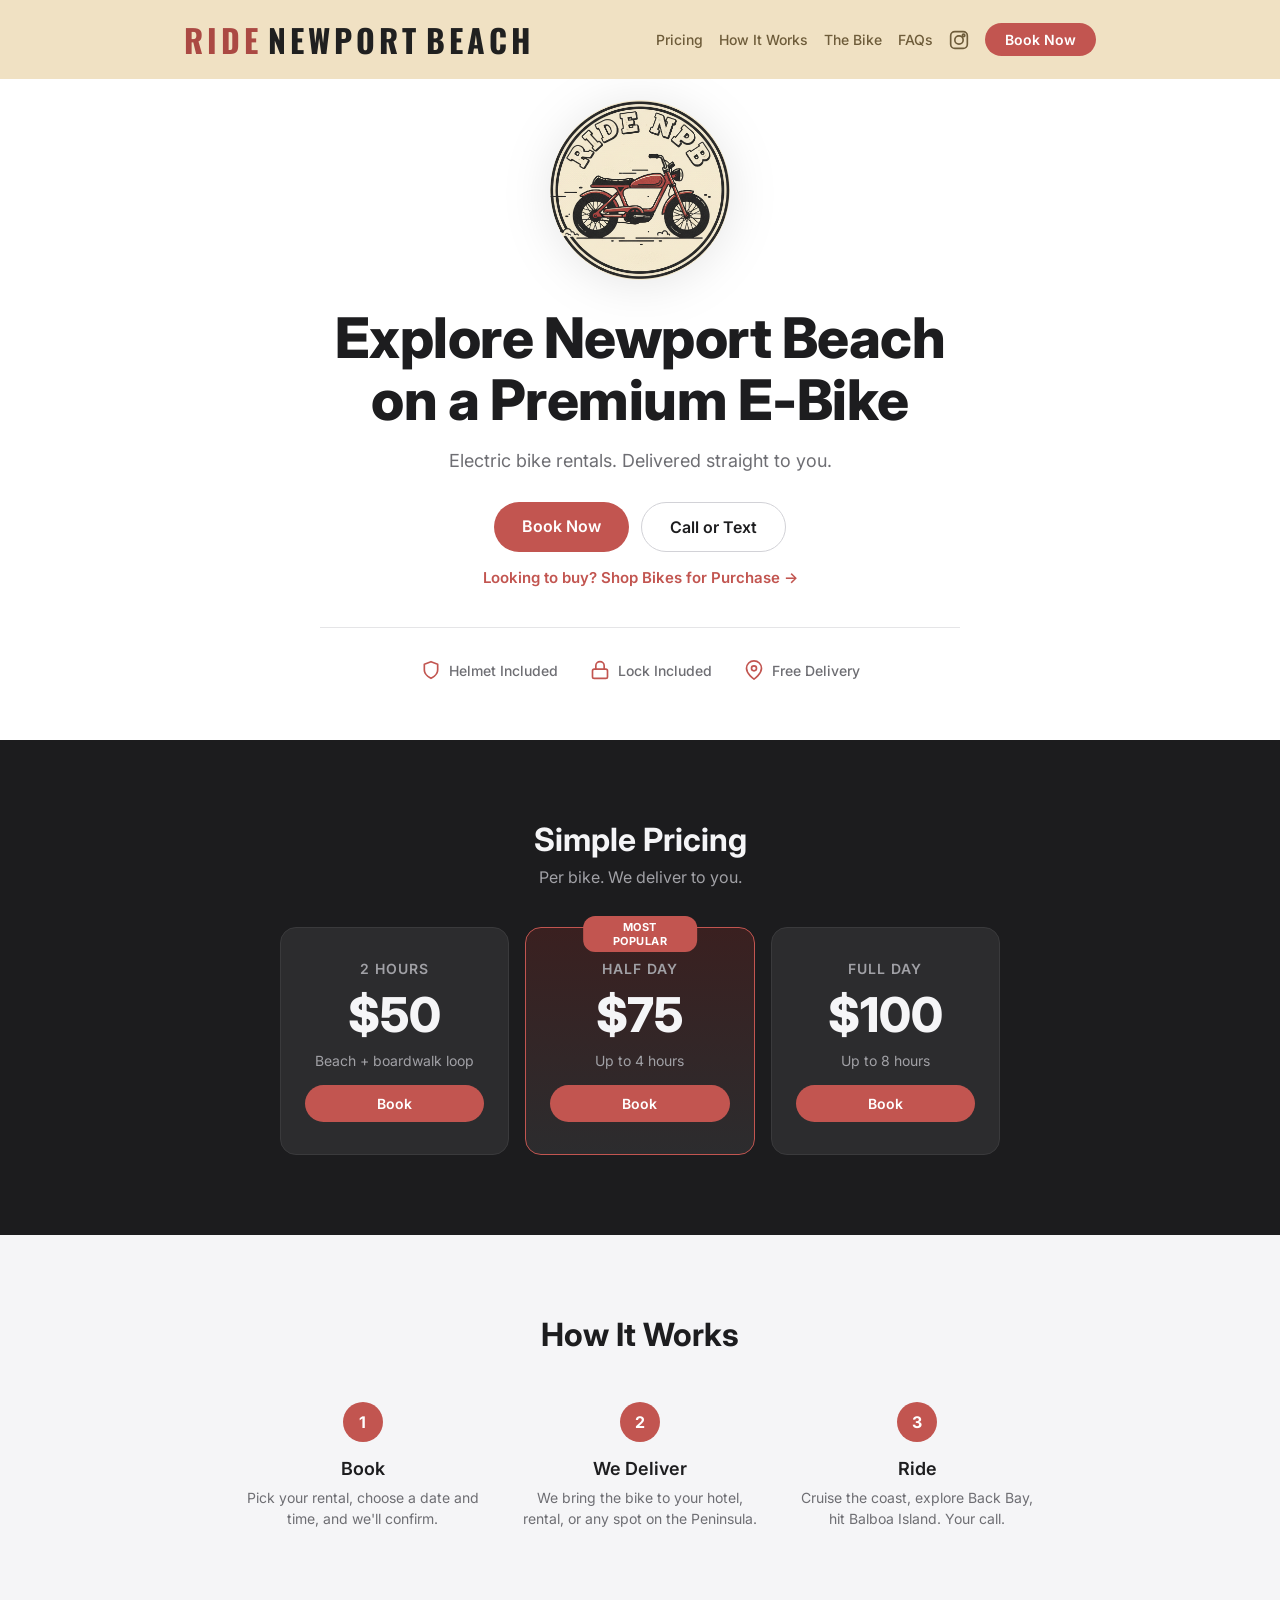
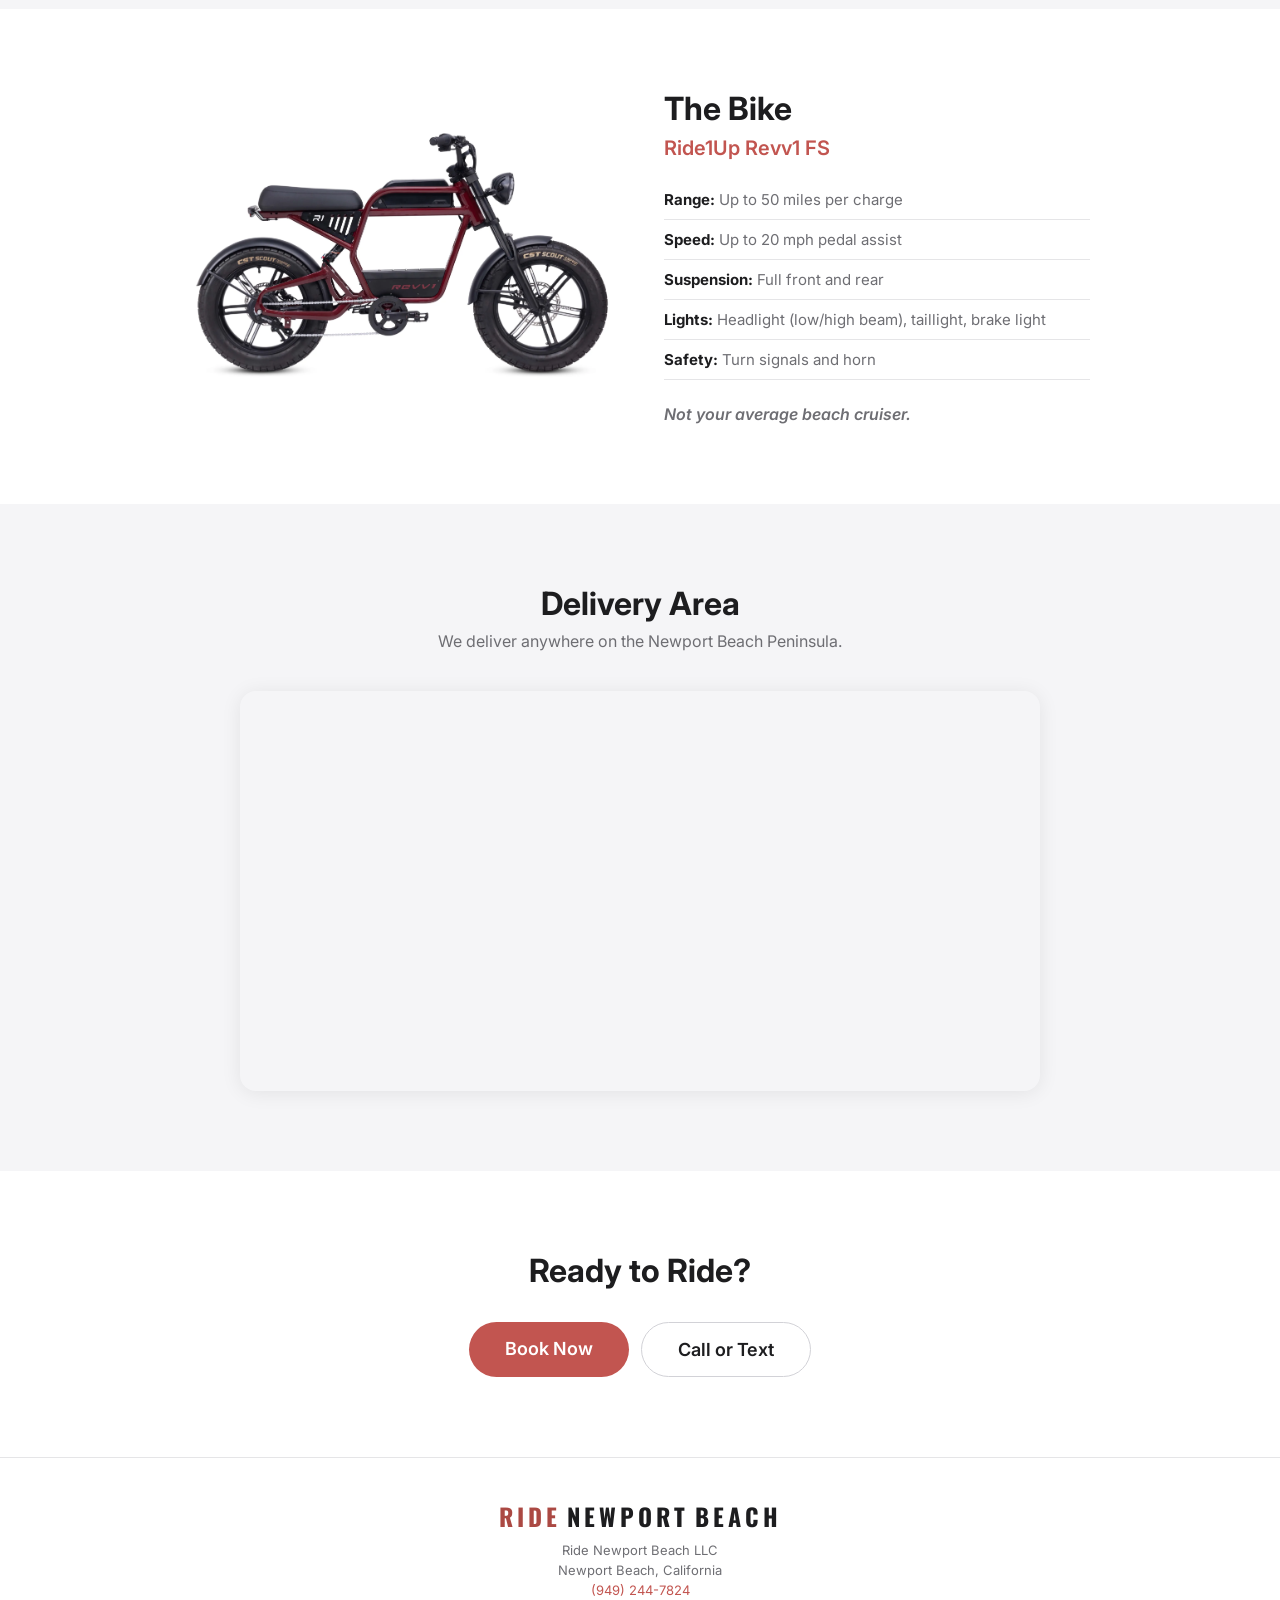
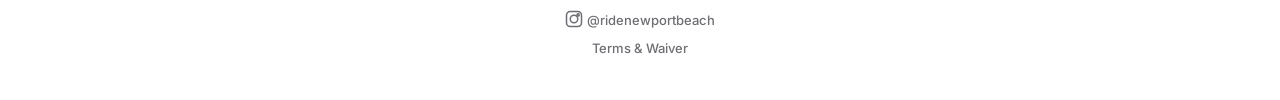
<file: index.html>
<!DOCTYPE html>
<html lang="en">
<head>
<meta charset="UTF-8">
<meta name="viewport" content="width=device-width, initial-scale=1.0">
<title>Ride Newport Beach — Premium E-Bike Rentals</title>
<meta name="description" content="Premium moped-style e-bike rentals delivered anywhere on the Newport Beach Peninsula. Helmet and lock included. Book online or call (949) 244-7824.">

<!-- Open Graph / Social Sharing -->
<meta property="og:type" content="website">
<meta property="og:url" content="https://ridenewportbeach.com">
<meta property="og:title" content="Ride Newport Beach — Premium E-Bike Rentals">
<meta property="og:description" content="Moped-style electric bikes delivered to you. Helmet + lock included. No shop visit needed. From $50.">
<meta property="og:image" content="https://ridenewportbeach.com/og-image.png">
<meta property="og:image:width" content="1200">
<meta property="og:image:height" content="630">

<!-- Twitter Card -->
<meta name="twitter:card" content="summary_large_image">
<meta name="twitter:title" content="Ride Newport Beach — Premium E-Bike Rentals">
<meta name="twitter:description" content="Moped-style electric bikes delivered to you. Helmet + lock included. No shop visit needed. From $50.">
<meta name="twitter:image" content="https://ridenewportbeach.com/og-image.png">

<link rel="canonical" href="https://ridenewportbeach.com">
<link rel="icon" type="image/png" href="favicon.png">
<link rel="apple-touch-icon" href="apple-touch-icon.png">
<link rel="stylesheet" href="style.css">
<link rel="preconnect" href="https://fonts.googleapis.com">
<link href="https://fonts.googleapis.com/css2?family=Inter:wght@400;500;600;700;800&family=Oswald:wght@700&display=swap" rel="stylesheet">

<!-- Schema.org LocalBusiness -->
<script type="application/ld+json">
{
  "@context": "https://schema.org",
  "@type": "LocalBusiness",
  "name": "Ride Newport Beach",
  "legalName": "Ride Newport Beach LLC",
  "description": "Premium moped-style e-bike rentals delivered anywhere on the Newport Beach Peninsula. Helmet and lock included.",
  "url": "https://ridenewportbeach.com",
  "telephone": "+1-949-244-7824",
  "image": "https://ridenewportbeach.com/logo.png",
  "logo": "https://ridenewportbeach.com/logo.png",
  "sameAs": [
    "https://instagram.com/ridenewportbeach"
  ],
  "address": {
    "@type": "PostalAddress",
    "addressLocality": "Newport Beach",
    "addressRegion": "CA",
    "addressCountry": "US"
  },
  "geo": {
    "@type": "GeoCoordinates",
    "latitude": 33.6050,
    "longitude": -117.9295
  },
  "areaServed": {
    "@type": "Place",
    "name": "Newport Beach Peninsula, Balboa Island, Back Bay"
  },
  "priceRange": "$50–$100",
  "currenciesAccepted": "USD",
  "paymentAccepted": "Credit Card, Debit Card, Cash",
  "hasOfferCatalog": {
    "@type": "OfferCatalog",
    "name": "E-Bike Rentals",
    "itemListElement": [
      {
        "@type": "Offer",
        "name": "2 Hour Rental",
        "price": "50.00",
        "priceCurrency": "USD",
        "url": "https://cal.com/ridenewportbeach/2hour"
      },
      {
        "@type": "Offer",
        "name": "Half Day Rental (Up to 4 Hours)",
        "price": "75.00",
        "priceCurrency": "USD",
        "url": "https://cal.com/ridenewportbeach/halfday"
      },
      {
        "@type": "Offer",
        "name": "Full Day Rental (Up to 8 Hours)",
        "price": "100.00",
        "priceCurrency": "USD",
        "url": "https://cal.com/ridenewportbeach/fullday"
      }
    ]
  }
}
</script>
</head>
<body>

<nav>
  <div class="nav-inner">
    <a href="#" class="logo"><span class="ride">RIDE</span><span class="gap"></span>NEWPORT<span class="gap"></span>BEACH</a>
    <div class="nav-right">
      <a href="#pricing" class="nav-link">Pricing</a>
      <a href="#how" class="nav-link">How It Works</a>
      <a href="#bike" class="nav-link">The Bike</a>
      <a href="faq.html" class="nav-link">FAQs</a>
      <a href="https://instagram.com/ridenewportbeach" target="_blank" rel="noopener" class="nav-ig" aria-label="Instagram">
        <svg width="20" height="20" viewBox="0 0 24 24" fill="none" stroke="currentColor" stroke-width="2" stroke-linecap="round" stroke-linejoin="round"><rect x="2" y="2" width="20" height="20" rx="5"/><circle cx="12" cy="12" r="5"/><circle cx="17.5" cy="6.5" r="1.5"/></svg>
      </a>
      <a href="https://cal.com/ridenewportbeach" class="nav-cta">Book Now</a>
      <button class="hamburger" aria-label="Menu" onclick="document.querySelector('.mobile-menu').classList.toggle('open')">
        <span></span><span></span><span></span>
      </button>
    </div>
  </div>
</nav>

<div class="mobile-menu">
  <a href="#pricing" onclick="this.parentElement.classList.remove('open')">Pricing</a>
  <a href="#how" onclick="this.parentElement.classList.remove('open')">How It Works</a>
  <a href="#bike" onclick="this.parentElement.classList.remove('open')">The Bike</a>
  <a href="faq.html">FAQs</a>
</div>

<section class="hero">
  <div class="hero-content">
    <img src="logo.png" alt="Ride Newport Beach" class="hero-logo">
    <h1>Explore Newport Beach<br>on a Premium E-Bike</h1>
    <p class="hero-sub">Electric bike rentals. Delivered straight to you.</p>
    <div class="hero-actions">
      <a href="https://cal.com/ridenewportbeach" class="btn btn-primary">Book Now</a>
      <div class="phone-dropdown">
        <span class="btn btn-secondary phone-dropdown-btn" onclick="togglePhoneMenu(this)">Call or Text</span>
        <div class="phone-dropdown-menu">
          <button onclick="copyPhone(this)"><svg class="dd-icon" viewBox="0 0 24 24" fill="none" stroke="currentColor" stroke-width="2" stroke-linecap="round" stroke-linejoin="round"><rect x="9" y="9" width="13" height="13" rx="2"/><path d="M5 15H4a2 2 0 0 1-2-2V4a2 2 0 0 1 2-2h9a2 2 0 0 1 2 2v1"/></svg>(949) 244-7824</button>
          <a href="tel:+19492447824"><svg class="dd-icon" viewBox="0 0 24 24" fill="none" stroke="currentColor" stroke-width="2" stroke-linecap="round" stroke-linejoin="round"><path d="M22 16.92v3a2 2 0 0 1-2.18 2 19.79 19.79 0 0 1-8.63-3.07 19.5 19.5 0 0 1-6-6A19.79 19.79 0 0 1 2.12 4.18 2 2 0 0 1 4.11 2h3a2 2 0 0 1 2 1.72c.127.96.362 1.903.7 2.81a2 2 0 0 1-.45 2.11L8.09 9.91a16 16 0 0 0 6 6l1.27-1.27a2 2 0 0 1 2.11-.45c.907.338 1.85.573 2.81.7A2 2 0 0 1 22 16.92z"/></svg>Call</a>
          <a href="sms:+19492447824"><svg class="dd-icon" viewBox="0 0 24 24" fill="none" stroke="currentColor" stroke-width="2" stroke-linecap="round" stroke-linejoin="round"><path d="M21 15a2 2 0 0 1-2 2H7l-4 4V5a2 2 0 0 1 2-2h14a2 2 0 0 1 2 2z"/></svg>Text</a>
        </div>
      </div>
    </div>
    <a href="bikes.html" class="hero-buy-link">Looking to buy? Shop Bikes for Purchase &rarr;</a>
    <div class="hero-features">
      <div class="hero-feature">
        <span class="feature-icon">
          <svg width="20" height="20" viewBox="0 0 24 24" fill="none" stroke="currentColor" stroke-width="2" stroke-linecap="round" stroke-linejoin="round"><path d="M12 22s8-4 8-10V5l-8-3-8 3v7c0 6 8 10 8 10z"/></svg>
        </span>
        <span>Helmet Included</span>
      </div>
      <div class="hero-feature">
        <span class="feature-icon">
          <svg width="20" height="20" viewBox="0 0 24 24" fill="none" stroke="currentColor" stroke-width="2" stroke-linecap="round" stroke-linejoin="round"><rect x="3" y="11" width="18" height="11" rx="2" ry="2"/><path d="M7 11V7a5 5 0 0 1 10 0v4"/></svg>
        </span>
        <span>Lock Included</span>
      </div>
      <div class="hero-feature">
        <span class="feature-icon">
          <svg width="20" height="20" viewBox="0 0 24 24" fill="none" stroke="currentColor" stroke-width="2" stroke-linecap="round" stroke-linejoin="round"><path d="M21 10c0 7-9 13-9 13s-9-6-9-13a9 9 0 0 1 18 0z"/><circle cx="12" cy="10" r="3"/></svg>
        </span>
        <span>Free Delivery</span>
      </div>
    </div>
  </div>
</section>

<section class="pricing" id="pricing">
  <h2>Simple Pricing</h2>
  <p class="section-sub">Per bike. We deliver to you.</p>
  <div class="price-grid">
    <div class="price-card">
      <div class="duration">2 Hours</div>
      <div class="price">$50</div>
      <div class="note">Beach + boardwalk loop</div>
      <a href="https://cal.com/ridenewportbeach/2hour" class="btn btn-primary btn-card">Book</a>
    </div>
    <div class="price-card featured">
      <div class="badge">Most Popular</div>
      <div class="duration">Half Day</div>
      <div class="price">$75</div>
      <div class="note">Up to 4 hours</div>
      <a href="https://cal.com/ridenewportbeach/halfday" class="btn btn-primary btn-card">Book</a>
    </div>
    <div class="price-card">
      <div class="duration">Full Day</div>
      <div class="price">$100</div>
      <div class="note">Up to 8 hours</div>
      <a href="https://cal.com/ridenewportbeach/fullday" class="btn btn-primary btn-card">Book</a>
    </div>
  </div>
</section>

<section class="how-it-works" id="how">
  <h2>How It Works</h2>
  <div class="steps">
    <div class="step">
      <div class="step-num">1</div>
      <h3>Book</h3>
      <p>Pick your rental, choose a date and time, and we'll confirm.</p>
    </div>
    <div class="step">
      <div class="step-num">2</div>
      <h3>We Deliver</h3>
      <p>We bring the bike to your hotel, rental, or any spot on the Peninsula.</p>
    </div>
    <div class="step">
      <div class="step-num">3</div>
      <h3>Ride</h3>
      <p>Cruise the coast, explore Back Bay, hit Balboa Island. Your call.</p>
    </div>
  </div>
</section>

<section class="about-bike" id="bike">
  <div class="bike-layout">
    <div class="bike-image">
      <img src="bike.png" alt="Ride1Up Revv1 FS — moped-style electric bike with fat tires and cafe racer frame">
    </div>
    <div class="bike-content">
      <h2>The Bike</h2>
      <p class="bike-name">Ride1Up Revv1 FS</p>
      <ul class="specs">
        <li><strong>Range:</strong> Up to 50 miles per charge</li>
        <li><strong>Speed:</strong> Up to 20 mph pedal assist</li>
        <li><strong>Suspension:</strong> Full front and rear</li>
        <li><strong>Lights:</strong> Headlight (low/high beam), taillight, brake light</li>
        <li><strong>Safety:</strong> Turn signals and horn</li>
      </ul>
      <p class="bike-tagline">Not your average beach cruiser.</p>
    </div>
  </div>
</section>

<section class="map-section" id="delivery">
  <h2>Delivery Area</h2>
  <p class="section-sub-light">We deliver anywhere on the Newport Beach Peninsula.</p>
  <div class="map-container">
    <iframe
      src="https://www.google.com/maps/embed?pb=!1m14!1m12!1m3!1d26561!2d-117.9295!3d33.6050!2m3!1f0!2f0!3f0!3m2!1i1024!2i768!4f13.1!5e0!3m2!1sen!2sus!4v1694000000000!5m2!1sen!2sus"
      width="100%"
      height="400"
      style="border:0; border-radius: 16px;"
      allowfullscreen=""
      loading="lazy"
      referrerpolicy="no-referrer-when-downgrade"
      title="Ride Newport Beach delivery area"
      class="map-iframe">
    </iframe>
  </div>
</section>

<section class="cta-section">
  <h2>Ready to Ride?</h2>
  <div class="cta-actions">
    <a href="https://cal.com/ridenewportbeach" class="btn btn-primary btn-lg">Book Now</a>
    <div class="phone-dropdown">
      <span class="btn btn-secondary btn-lg phone-dropdown-btn" onclick="togglePhoneMenu(this)">Call or Text</span>
      <div class="phone-dropdown-menu">
        <button onclick="copyPhone(this)"><svg class="dd-icon" viewBox="0 0 24 24" fill="none" stroke="currentColor" stroke-width="2" stroke-linecap="round" stroke-linejoin="round"><rect x="9" y="9" width="13" height="13" rx="2"/><path d="M5 15H4a2 2 0 0 1-2-2V4a2 2 0 0 1 2-2h9a2 2 0 0 1 2 2v1"/></svg>(949) 244-7824</button>
        <a href="tel:+19492447824"><svg class="dd-icon" viewBox="0 0 24 24" fill="none" stroke="currentColor" stroke-width="2" stroke-linecap="round" stroke-linejoin="round"><path d="M22 16.92v3a2 2 0 0 1-2.18 2 19.79 19.79 0 0 1-8.63-3.07 19.5 19.5 0 0 1-6-6A19.79 19.79 0 0 1 2.12 4.18 2 2 0 0 1 4.11 2h3a2 2 0 0 1 2 1.72c.127.96.362 1.903.7 2.81a2 2 0 0 1-.45 2.11L8.09 9.91a16 16 0 0 0 6 6l1.27-1.27a2 2 0 0 1 2.11-.45c.907.338 1.85.573 2.81.7A2 2 0 0 1 22 16.92z"/></svg>Call</a>
        <a href="sms:+19492447824"><svg class="dd-icon" viewBox="0 0 24 24" fill="none" stroke="currentColor" stroke-width="2" stroke-linecap="round" stroke-linejoin="round"><path d="M21 15a2 2 0 0 1-2 2H7l-4 4V5a2 2 0 0 1 2-2h14a2 2 0 0 1 2 2z"/></svg>Text</a>
      </div>
    </div>
  </div>
</section>

<footer>
  <div class="footer-inner">
    <p class="footer-brand"><span class="ride">RIDE</span><span class="gap"></span>NEWPORT<span class="gap"></span>BEACH</p>
    <p>Ride Newport Beach LLC</p>
    <p>Newport Beach, California</p>
    <p class="footer-phone"><a href="tel:+19492447824">(949) 244-7824</a></p>
    <p class="footer-ig"><a href="https://instagram.com/ridenewportbeach" target="_blank" rel="noopener"><svg width="18" height="18" viewBox="0 0 24 24" fill="none" stroke="currentColor" stroke-width="2" stroke-linecap="round" stroke-linejoin="round" style="vertical-align: -3px; margin-right: 4px;"><rect x="2" y="2" width="20" height="20" rx="5"/><circle cx="12" cy="12" r="5"/><circle cx="17.5" cy="6.5" r="1.5"/></svg>@ridenewportbeach</a></p>
    <p class="footer-links"><a href="terms.html">Terms &amp; Waiver</a></p>
  </div>
</footer>

<script>
function togglePhoneMenu(btn) {
  var dd = btn.closest('.phone-dropdown');
  var wasOpen = dd.classList.contains('open');
  document.querySelectorAll('.phone-dropdown.open').forEach(function(el) { el.classList.remove('open'); });
  if (!wasOpen) dd.classList.add('open');
}
function copyPhone(btn) {
  navigator.clipboard.writeText('(949) 244-7824').then(function() {
    var original = btn.innerHTML;
    btn.innerHTML = '<span class="dd-copied">Copied!</span>';
    setTimeout(function() { btn.innerHTML = original; btn.closest('.phone-dropdown').classList.remove('open'); }, 1200);
  });
}
document.addEventListener('click', function(e) {
  if (!e.target.closest('.phone-dropdown')) {
    document.querySelectorAll('.phone-dropdown.open').forEach(function(el) { el.classList.remove('open'); });
  }
});
</script>


</body>
</html>
</file>
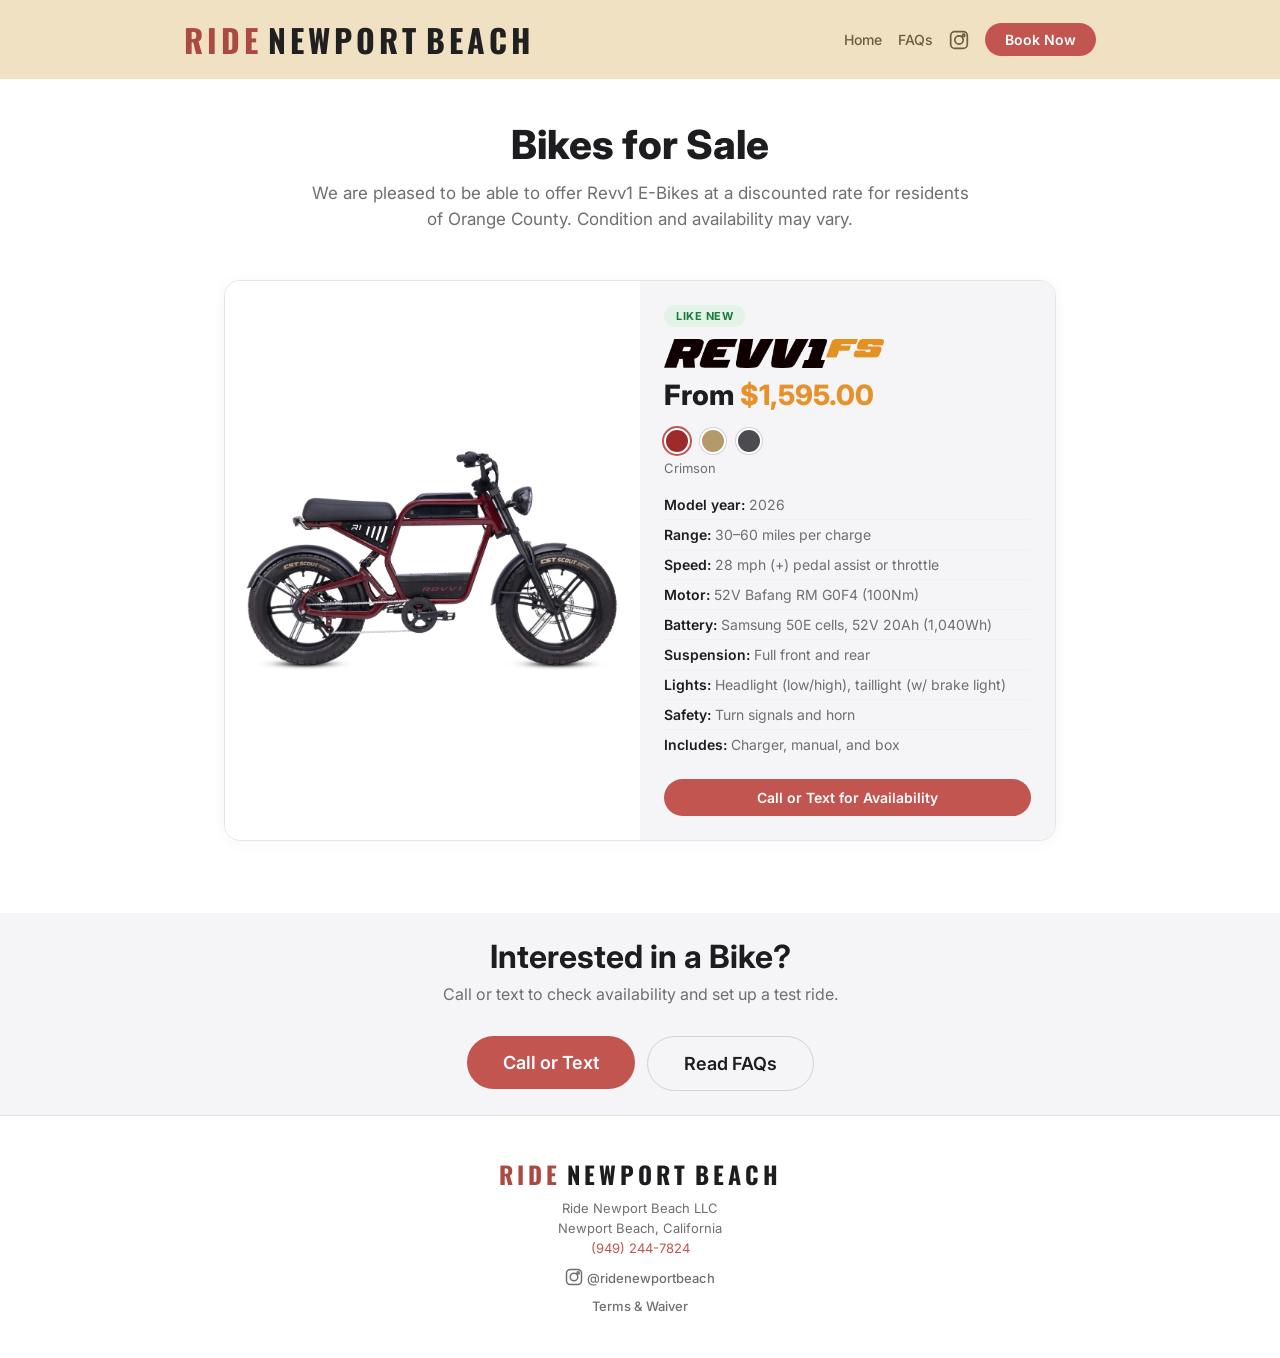
<file: bikes.html>
<!DOCTYPE html>
<html lang="en">
<head>
<meta charset="UTF-8">
<meta name="viewport" content="width=device-width, initial-scale=1.0">
<title>Bikes for Sale — Ride Newport Beach</title>
<meta name="description" content="Like-new and lightly used Ride1Up Revv1 FS electric bikes for sale in Newport Beach. Serviced, local, and ready to ride. Test rides available.">
<link rel="canonical" href="https://ridenewportbeach.com/bikes">
<link rel="icon" type="image/png" href="favicon.png">
<link rel="apple-touch-icon" href="apple-touch-icon.png">
<link rel="stylesheet" href="style.css">
<link rel="preconnect" href="https://fonts.googleapis.com">
<link href="https://fonts.googleapis.com/css2?family=Inter:wght@400;500;600;700;800&family=Oswald:wght@700&display=swap" rel="stylesheet">
<style>
.shop-hero { padding: 120px 24px 48px; max-width: 720px; margin: 0 auto; text-align: center; }
.shop-hero h1 { font-size: 40px; font-weight: 800; color: #1d1d1f; margin-bottom: 12px; }
.shop-hero p { font-size: 17px; color: #6e6e73; line-height: 1.5; }

.shop-grid { max-width: 880px; margin: 0 auto; padding: 0 24px 40px; }
.shop-card { background: #fff; border: 1px solid #e5e5e7; border-radius: 16px; overflow: hidden; display: flex; box-shadow: 0 2px 16px rgba(0,0,0,0.04); }
.shop-gallery { width: 50%; background: #fff; align-self: stretch; padding: 16px; box-sizing: border-box; display: flex; overflow-x: auto; scroll-snap-type: x mandatory; -webkit-overflow-scrolling: touch; }
.shop-gallery img { flex: 0 0 100%; width: 100%; object-fit: contain; scroll-snap-align: center; display: block; }
.shop-gallery::-webkit-scrollbar { height: 6px; }
.shop-gallery::-webkit-scrollbar-thumb { background: #d2d2d7; border-radius: 3px; }
.shop-card-body { padding: 24px; display: flex; flex-direction: column; flex: 1; background: #f5f5f7; }
.shop-badge { align-self: flex-start; font-size: 11px; font-weight: 700; text-transform: uppercase; letter-spacing: 0.5px; padding: 4px 12px; border-radius: 12px; margin-bottom: 12px; }
.badge-likenew { background: #e3f3e8; color: #1d7a3e; }
.badge-used { background: #f0e8d8; color: #8a6d1f; }
.badge-sold { background: #ececec; color: #8a8a8a; }
.shop-card h3 { font-size: 20px; font-weight: 700; color: #1d1d1f; margin-bottom: 4px; }
.shop-title-logo { display: block; width: 220px; max-width: 100%; height: auto; margin-bottom: 10px; }
.shop-price { font-size: 28px; font-weight: 800; color: #1d1d1f; margin-bottom: 14px; }
.shop-price .amount { color: #e8912a; }
.shop-specs { list-style: none; margin: 0 0 20px; padding: 0; }
.shop-specs li { font-size: 14px; color: #6e6e73; padding: 6px 0; border-bottom: 1px solid #f0f0f2; }
.shop-specs li:last-child { border-bottom: none; }
.shop-specs li strong { color: #1d1d1f; font-weight: 600; }
.shop-card .btn-card { margin-top: auto; }
.shop-swatches { display: flex; gap: 10px; margin: 2px 0 6px; }
.swatch { width: 26px; height: 26px; border-radius: 50%; border: 2px solid #fff; box-shadow: 0 0 0 1px #d2d2d7; background: var(--sw); cursor: pointer; padding: 0; transition: box-shadow .15s ease; }
.swatch:hover { box-shadow: 0 0 0 1px #b0b0b5; }
.swatch.is-active { box-shadow: 0 0 0 2px #c25550; }
.shop-swatch-label { font-size: 13px; color: #6e6e73; margin: 0 0 14px; }
.shop-gallery .gallery-soon { flex: 0 0 100%; display: flex; align-items: center; justify-content: center; color: #86868b; font-size: 15px; text-align: center; padding: 40px 16px; }
.shop-card.is-sold { opacity: 0.6; }

.shop-why { background: #f5f5f7; padding: 64px 24px; }
.shop-why-inner { max-width: 800px; margin: 0 auto; text-align: center; }
.shop-why h2 { font-size: 32px; font-weight: 700; color: #1d1d1f; margin-bottom: 40px; }
.shop-why-grid { display: grid; grid-template-columns: repeat(auto-fit, minmax(180px, 1fr)); gap: 28px; }
.shop-why-item { text-align: center; }
.shop-why-icon { color: var(--accent); display: flex; justify-content: center; margin-bottom: 12px; }
.shop-why-item h3 { font-size: 16px; font-weight: 600; color: #1d1d1f; margin-bottom: 6px; }
.shop-why-item p { font-size: 14px; color: #6e6e73; line-height: 1.5; }

.shop-note { max-width: 720px; margin: 0 auto; padding: 0 24px; text-align: center; }
.shop-note p { font-size: 14px; color: #a1a1a6; line-height: 1.6; }

@media (max-width: 480px) {
  .shop-hero { padding: 96px 16px 40px; }
  .shop-hero h1 { font-size: 30px; }
  .shop-grid { padding: 0 16px 48px; }
  .shop-card { flex-direction: column; }
  .shop-gallery { width: 100%; }
  .shop-specs li { white-space: normal; }
  .shop-swatches { gap: 14px; }
  .swatch { width: 32px; height: 32px; }
  .shop-why { padding: 52px 16px; }
}
</style>
</head>
<body>

<nav>
  <div class="nav-inner">
    <a href="/" class="logo"><span class="ride">RIDE</span><span class="gap"></span>NEWPORT<span class="gap"></span>BEACH</a>
    <div class="nav-right">
      <a href="/" class="nav-link">Home</a>
      <a href="faq.html" class="nav-link">FAQs</a>
      <a href="https://instagram.com/ridenewportbeach" target="_blank" rel="noopener" class="nav-ig" aria-label="Instagram">
        <svg width="20" height="20" viewBox="0 0 24 24" fill="none" stroke="currentColor" stroke-width="2" stroke-linecap="round" stroke-linejoin="round"><rect x="2" y="2" width="20" height="20" rx="5"/><circle cx="12" cy="12" r="5"/><circle cx="17.5" cy="6.5" r="1.5"/></svg>
      </a>
      <a href="https://cal.com/ridenewportbeach" class="nav-cta">Book Now</a>
      <button class="hamburger" aria-label="Menu" onclick="document.querySelector('.mobile-menu').classList.toggle('open')">
        <span></span><span></span><span></span>
      </button>
    </div>
  </div>
</nav>

<div class="mobile-menu">
  <a href="/">Home</a>
  <a href="faq.html">FAQs</a>
  <a href="https://cal.com/ridenewportbeach">Book Now</a>
</div>

<div class="shop-hero">
  <h1>Bikes for Sale</h1>
  <p>We are pleased to be able to offer Revv1 E-Bikes at a discounted rate for residents of Orange County. Condition and availability may vary.</p>
</div>

<div class="shop-grid">

  <div class="shop-card">
    <div class="shop-gallery" id="shopGallery">
      <img src="bike-angle-0.webp" alt="Ride1Up Revv1 FS electric bike — Crimson side profile">
      <img src="bike-angle-1.webp" alt="Ride1Up Revv1 FS electric bike — front three-quarter view">
      <img src="bike-angle-4.webp" alt="Ride1Up Revv1 FS electric bike — rear three-quarter view">
      <img src="bike-angle-2.webp" alt="Ride1Up Revv1 FS electric bike — front view">
      <img src="bike-angle-3.webp" alt="Ride1Up Revv1 FS electric bike — rear view">
    </div>
    <div class="shop-card-body">
      <span class="shop-badge badge-likenew">Like New</span>
      <img src="revv1fs-logo.webp" alt="REVV1FS" class="shop-title-logo">
      <div class="shop-price">From <span class="amount">$1,595.00</span></div>
      <div class="shop-swatches" role="group" aria-label="Choose a color">
        <button type="button" class="swatch is-active" style="--sw:#9e2b2b;" data-color="Crimson" data-images='["bike-angle-0.webp","bike-angle-1.webp","bike-angle-4.webp","bike-angle-2.webp","bike-angle-3.webp"]' aria-label="Crimson" aria-pressed="true"></button>
        <button type="button" class="swatch" style="--sw:#b49a6a;" data-color="Badlands" data-images='["bike-badlands-1.webp","bike-badlands-2.webp"]' aria-label="Badlands" aria-pressed="false"></button>
        <button type="button" class="swatch" style="--sw:#4b4b50;" data-color="Graphite Grey" data-images='["bike-graphite-1.webp","bike-graphite-2.webp"]' aria-label="Graphite Grey" aria-pressed="false"></button>
      </div>
      <div class="shop-swatch-label" id="swatchLabel">Crimson</div>
      <ul class="shop-specs">
        <li><strong>Model year:</strong> 2026</li>
        <li><strong>Range:</strong> 30–60 miles per charge</li>
        <li><strong>Speed:</strong> 28 mph (+) pedal assist or throttle</li>
        <li><strong>Motor:</strong> 52V Bafang RM G0F4 (100Nm)</li>
        <li style="white-space: nowrap;"><strong>Battery:</strong> Samsung 50E cells, 52V 20Ah (1,040Wh)</li>
        <li><strong>Suspension:</strong> Full front and rear</li>
        <li><strong>Lights:</strong> Headlight (low/high), taillight (w/ brake light)</li>
        <li><strong>Safety:</strong> Turn signals and horn</li>
        <li><strong>Includes:</strong> Charger, manual, and box</li>
      </ul>
      <div class="phone-dropdown">
        <span class="btn btn-primary btn-card phone-dropdown-btn" onclick="togglePhoneMenu(this)">Call or Text for Availability</span>
        <div class="phone-dropdown-menu">
          <button onclick="copyPhone(this)"><svg class="dd-icon" viewBox="0 0 24 24" fill="none" stroke="currentColor" stroke-width="2" stroke-linecap="round" stroke-linejoin="round"><rect x="9" y="9" width="13" height="13" rx="2"/><path d="M5 15H4a2 2 0 0 1-2-2V4a2 2 0 0 1 2-2h9a2 2 0 0 1 2 2v1"/></svg>(949) 244-7824</button>
          <a href="tel:+19492447824"><svg class="dd-icon" viewBox="0 0 24 24" fill="none" stroke="currentColor" stroke-width="2" stroke-linecap="round" stroke-linejoin="round"><path d="M22 16.92v3a2 2 0 0 1-2.18 2 19.79 19.79 0 0 1-8.63-3.07 19.5 19.5 0 0 1-6-6A19.79 19.79 0 0 1 2.12 4.18 2 2 0 0 1 4.11 2h3a2 2 0 0 1 2 1.72c.127.96.362 1.903.7 2.81a2 2 0 0 1-.45 2.11L8.09 9.91a16 16 0 0 0 6 6l1.27-1.27a2 2 0 0 1 2.11-.45c.907.338 1.85.573 2.81.7A2 2 0 0 1 22 16.92z"/></svg>Call</a>
          <a href="sms:+19492447824?&body=Hi%2C%20I%27m%20interested%20in%20buying%20a%20Revv1%20FS."><svg class="dd-icon" viewBox="0 0 24 24" fill="none" stroke="currentColor" stroke-width="2" stroke-linecap="round" stroke-linejoin="round"><path d="M21 15a2 2 0 0 1-2 2H7l-4 4V5a2 2 0 0 1 2-2h14a2 2 0 0 1 2 2z"/></svg>Text</a>
        </div>
      </div>
    </div>
  </div>

</div>

<section class="cta-section" style="background:#f5f5f7; margin-top:32px; padding-top:24px; padding-bottom:24px;">
  <h2 style="margin-bottom:8px;">Interested in a Bike?</h2>
  <p style="margin-top:0;">Call or text to check availability and set up a test ride.</p>
  <div class="cta-actions">
    <div class="phone-dropdown">
      <span class="btn btn-primary btn-lg phone-dropdown-btn" onclick="togglePhoneMenu(this)">Call or Text</span>
      <div class="phone-dropdown-menu">
        <button onclick="copyPhone(this)"><svg class="dd-icon" viewBox="0 0 24 24" fill="none" stroke="currentColor" stroke-width="2" stroke-linecap="round" stroke-linejoin="round"><rect x="9" y="9" width="13" height="13" rx="2"/><path d="M5 15H4a2 2 0 0 1-2-2V4a2 2 0 0 1 2-2h9a2 2 0 0 1 2 2v1"/></svg>(949) 244-7824</button>
        <a href="tel:+19492447824"><svg class="dd-icon" viewBox="0 0 24 24" fill="none" stroke="currentColor" stroke-width="2" stroke-linecap="round" stroke-linejoin="round"><path d="M22 16.92v3a2 2 0 0 1-2.18 2 19.79 19.79 0 0 1-8.63-3.07 19.5 19.5 0 0 1-6-6A19.79 19.79 0 0 1 2.12 4.18 2 2 0 0 1 4.11 2h3a2 2 0 0 1 2 1.72c.127.96.362 1.903.7 2.81a2 2 0 0 1-.45 2.11L8.09 9.91a16 16 0 0 0 6 6l1.27-1.27a2 2 0 0 1 2.11-.45c.907.338 1.85.573 2.81.7A2 2 0 0 1 22 16.92z"/></svg>Call</a>
        <a href="sms:+19492447824"><svg class="dd-icon" viewBox="0 0 24 24" fill="none" stroke="currentColor" stroke-width="2" stroke-linecap="round" stroke-linejoin="round"><path d="M21 15a2 2 0 0 1-2 2H7l-4 4V5a2 2 0 0 1 2-2h14a2 2 0 0 1 2 2z"/></svg>Text</a>
      </div>
    </div>
    <a href="faq.html" class="btn btn-secondary btn-lg">Read FAQs</a>
  </div>
</section>

<footer>
  <div class="footer-inner">
    <p class="footer-brand"><span class="ride">RIDE</span><span class="gap"></span>NEWPORT<span class="gap"></span>BEACH</p>
    <p>Ride Newport Beach LLC</p>
    <p>Newport Beach, California</p>
    <p class="footer-phone"><a href="tel:+19492447824">(949) 244-7824</a></p>
    <p class="footer-ig"><a href="https://instagram.com/ridenewportbeach" target="_blank" rel="noopener"><svg width="18" height="18" viewBox="0 0 24 24" fill="none" stroke="currentColor" stroke-width="2" stroke-linecap="round" stroke-linejoin="round" style="vertical-align: -3px; margin-right: 4px;"><rect x="2" y="2" width="20" height="20" rx="5"/><circle cx="12" cy="12" r="5"/><circle cx="17.5" cy="6.5" r="1.5"/></svg>@ridenewportbeach</a></p>
    <p class="footer-links"><a href="terms.html">Terms &amp; Waiver</a></p>
  </div>
</footer>

<script>
function togglePhoneMenu(btn) {
  var dd = btn.closest('.phone-dropdown');
  var wasOpen = dd.classList.contains('open');
  document.querySelectorAll('.phone-dropdown.open').forEach(function(el) { el.classList.remove('open'); });
  if (!wasOpen) dd.classList.add('open');
}
function copyPhone(btn) {
  navigator.clipboard.writeText('(949) 244-7824').then(function() {
    var original = btn.innerHTML;
    btn.innerHTML = '<span class="dd-copied">Copied!</span>';
    setTimeout(function() { btn.innerHTML = original; btn.closest('.phone-dropdown').classList.remove('open'); }, 1200);
  });
}
document.addEventListener('click', function(e) {
  if (!e.target.closest('.phone-dropdown')) {
    document.querySelectorAll('.phone-dropdown.open').forEach(function(el) { el.classList.remove('open'); });
  }
});

(function() {
  var gallery = document.getElementById('shopGallery');
  var label = document.getElementById('swatchLabel');
  var swatches = document.querySelectorAll('.swatch');
  function selectSwatch(btn) {
    var color = btn.getAttribute('data-color');
    var images = [];
    try { images = JSON.parse(btn.getAttribute('data-images') || '[]'); } catch (err) { images = []; }
    swatches.forEach(function(s) {
      var active = (s === btn);
      s.classList.toggle('is-active', active);
      s.setAttribute('aria-pressed', active ? 'true' : 'false');
    });
    if (label) label.textContent = color;
    gallery.innerHTML = '';
    if (images.length) {
      images.forEach(function(src) {
        var img = document.createElement('img');
        img.src = src;
        img.alt = 'Ride1Up Revv1 FS electric bike — ' + color;
        gallery.appendChild(img);
      });
    } else {
      var note = document.createElement('div');
      note.className = 'gallery-soon';
      note.textContent = color + ' photos coming soon.';
      gallery.appendChild(note);
    }
    gallery.scrollLeft = 0;
  }
  swatches.forEach(function(btn) {
    btn.addEventListener('click', function() { selectSwatch(btn); });
  });
})();
</script>

</body>
</html>
</file>
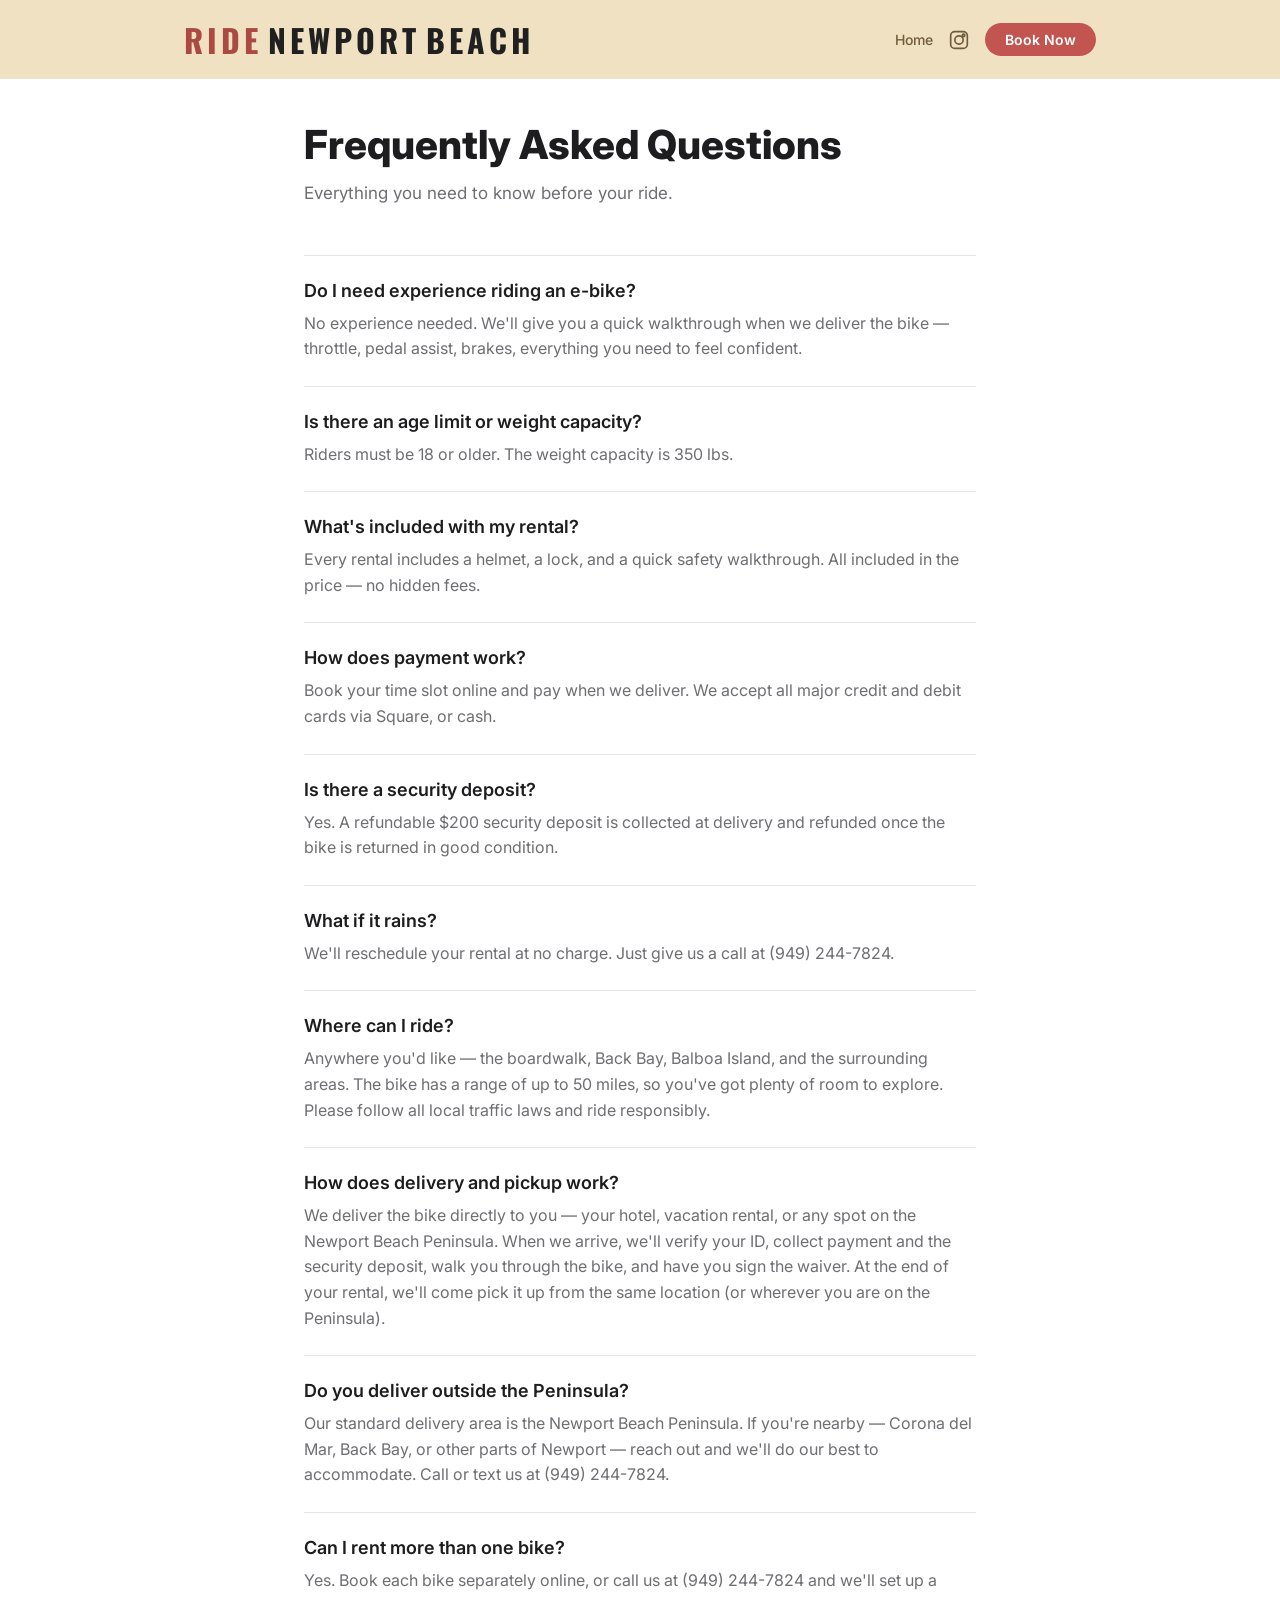
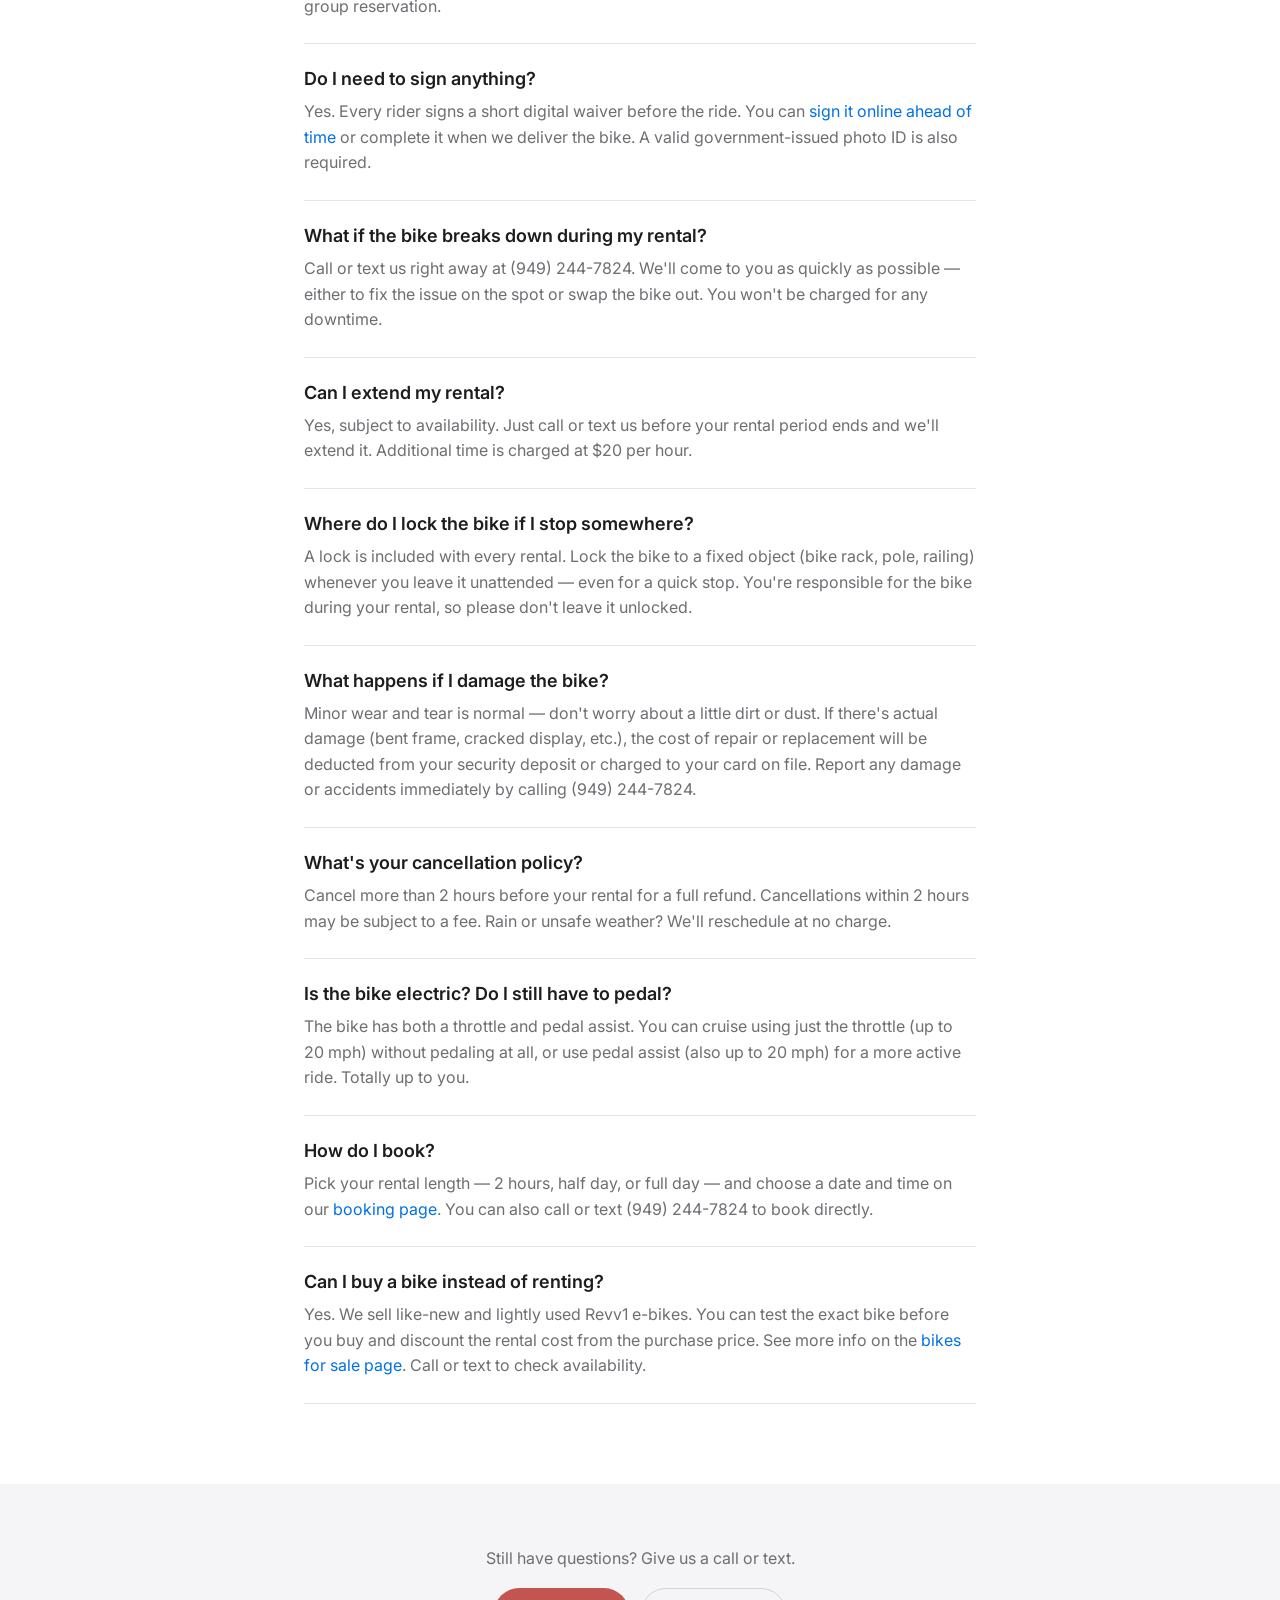
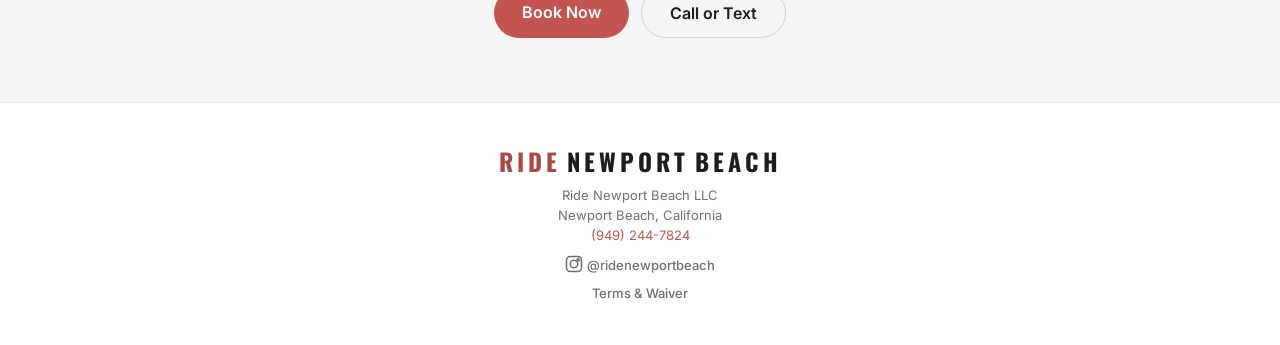
<file: faq.html>
<!DOCTYPE html>
<html lang="en">
<head>
<meta charset="UTF-8">
<meta name="viewport" content="width=device-width, initial-scale=1.0">
<title>FAQs — Ride Newport Beach</title>
<meta name="description" content="Frequently asked questions about Ride Newport Beach e-bike rentals. Age limits, what's included, payment, rain policy, and more.">
<link rel="canonical" href="https://ridenewportbeach.com/faq">
<link rel="icon" type="image/png" href="favicon.png">
<link rel="apple-touch-icon" href="apple-touch-icon.png">
<link rel="stylesheet" href="style.css">
<link rel="preconnect" href="https://fonts.googleapis.com">
<link href="https://fonts.googleapis.com/css2?family=Inter:wght@400;500;600;700;800&family=Oswald:wght@700&display=swap" rel="stylesheet">
<style>
.faq-section { padding: 120px 24px 80px; max-width: 720px; margin: 0 auto; }
.faq-section h1 { font-size: 40px; font-weight: 800; color: #1d1d1f; margin-bottom: 12px; }
.faq-intro { font-size: 17px; color: #6e6e73; margin-bottom: 48px; line-height: 1.5; }
.faq-item { border-bottom: 1px solid #e5e5e7; padding: 24px 0; }
.faq-item:first-of-type { border-top: 1px solid #e5e5e7; }
.faq-q { font-size: 18px; font-weight: 600; color: #1d1d1f; margin-bottom: 10px; }
.faq-a { font-size: 16px; color: #6e6e73; line-height: 1.6; }
.faq-cta { text-align: center; background: #f5f5f7; padding: 64px 24px; }
.faq-cta p { font-size: 16px; color: #6e6e73; margin-bottom: 20px; }

@media (max-width: 480px) {
  .faq-section { padding: 96px 16px 52px; }
  .faq-section h1 { font-size: 30px; }
  .faq-q { font-size: 16px; }
  .faq-a { font-size: 15px; }
}
</style>
</head>
<body>

<nav>
  <div class="nav-inner">
    <a href="/" class="logo"><span class="ride">RIDE</span><span class="gap"></span>NEWPORT<span class="gap"></span>BEACH</a>
    <div class="nav-right">
      <a href="/" class="nav-link">Home</a>
      <a href="https://instagram.com/ridenewportbeach" target="_blank" rel="noopener" class="nav-ig" aria-label="Instagram">
        <svg width="20" height="20" viewBox="0 0 24 24" fill="none" stroke="currentColor" stroke-width="2" stroke-linecap="round" stroke-linejoin="round"><rect x="2" y="2" width="20" height="20" rx="5"/><circle cx="12" cy="12" r="5"/><circle cx="17.5" cy="6.5" r="1.5"/></svg>
      </a>
      <a href="https://cal.com/ridenewportbeach" class="nav-cta">Book Now</a>
      <button class="hamburger" aria-label="Menu" onclick="document.querySelector('.mobile-menu').classList.toggle('open')">
        <span></span><span></span><span></span>
      </button>
    </div>
  </div>
</nav>

<div class="mobile-menu">
  <a href="/">Home</a>
  <a href="https://cal.com/ridenewportbeach">Book Now</a>
</div>

<div class="faq-section">
  <h1>Frequently Asked Questions</h1>
  <p class="faq-intro">Everything you need to know before your ride.</p>

  <div class="faq-item">
    <div class="faq-q">Do I need experience riding an e-bike?</div>
    <div class="faq-a">No experience needed. We'll give you a quick walkthrough when we deliver the bike — throttle, pedal assist, brakes, everything you need to feel confident.</div>
  </div>

  <div class="faq-item">
    <div class="faq-q">Is there an age limit or weight capacity?</div>
    <div class="faq-a">Riders must be 18 or older. The weight capacity is 350 lbs.</div>
  </div>

  <div class="faq-item">
    <div class="faq-q">What's included with my rental?</div>
    <div class="faq-a">Every rental includes a helmet, a lock, and a quick safety walkthrough. All included in the price — no hidden fees.</div>
  </div>

  <div class="faq-item">
    <div class="faq-q">How does payment work?</div>
    <div class="faq-a">Book your time slot online and pay when we deliver. We accept all major credit and debit cards via Square, or cash.</div>
  </div>

  <div class="faq-item">
    <div class="faq-q">Is there a security deposit?</div>
    <div class="faq-a">Yes. A refundable $200 security deposit is collected at delivery and refunded once the bike is returned in good condition.</div>
  </div>

  <div class="faq-item">
    <div class="faq-q">What if it rains?</div>
    <div class="faq-a">We'll reschedule your rental at no charge. Just give us a call at (949) 244-7824.</div>
  </div>

  <div class="faq-item">
    <div class="faq-q">Where can I ride?</div>
    <div class="faq-a">Anywhere you'd like — the boardwalk, Back Bay, Balboa Island, and the surrounding areas. The bike has a range of up to 50 miles, so you've got plenty of room to explore. Please follow all local traffic laws and ride responsibly.</div>
  </div>

  <div class="faq-item">
    <div class="faq-q">How does delivery and pickup work?</div>
    <div class="faq-a">We deliver the bike directly to you — your hotel, vacation rental, or any spot on the Newport Beach Peninsula. When we arrive, we'll verify your ID, collect payment and the security deposit, walk you through the bike, and have you sign the waiver. At the end of your rental, we'll come pick it up from the same location (or wherever you are on the Peninsula).</div>
  </div>

  <div class="faq-item">
    <div class="faq-q">Do you deliver outside the Peninsula?</div>
    <div class="faq-a">Our standard delivery area is the Newport Beach Peninsula. If you're nearby — Corona del Mar, Back Bay, or other parts of Newport — reach out and we'll do our best to accommodate. Call or text us at (949) 244-7824.</div>
  </div>

  <div class="faq-item">
    <div class="faq-q">Can I rent more than one bike?</div>
    <div class="faq-a">Yes. Book each bike separately online, or call us at (949) 244-7824 and we'll set up a group reservation.</div>
  </div>

  <div class="faq-item">
    <div class="faq-q">Do I need to sign anything?</div>
    <div class="faq-a">Yes. Every rider signs a short digital waiver before the ride. You can <a href="waiver.html" style="color: #0071e3; text-decoration: none;">sign it online ahead of time</a> or complete it when we deliver the bike. A valid government-issued photo ID is also required.</div>
  </div>

  <div class="faq-item">
    <div class="faq-q">What if the bike breaks down during my rental?</div>
    <div class="faq-a">Call or text us right away at (949) 244-7824. We'll come to you as quickly as possible — either to fix the issue on the spot or swap the bike out. You won't be charged for any downtime.</div>
  </div>

  <div class="faq-item">
    <div class="faq-q">Can I extend my rental?</div>
    <div class="faq-a">Yes, subject to availability. Just call or text us before your rental period ends and we'll extend it. Additional time is charged at $20 per hour.</div>
  </div>

  <div class="faq-item">
    <div class="faq-q">Where do I lock the bike if I stop somewhere?</div>
    <div class="faq-a">A lock is included with every rental. Lock the bike to a fixed object (bike rack, pole, railing) whenever you leave it unattended — even for a quick stop. You're responsible for the bike during your rental, so please don't leave it unlocked.</div>
  </div>

  <div class="faq-item">
    <div class="faq-q">What happens if I damage the bike?</div>
    <div class="faq-a">Minor wear and tear is normal — don't worry about a little dirt or dust. If there's actual damage (bent frame, cracked display, etc.), the cost of repair or replacement will be deducted from your security deposit or charged to your card on file. Report any damage or accidents immediately by calling (949) 244-7824.</div>
  </div>

  <div class="faq-item">
    <div class="faq-q">What's your cancellation policy?</div>
    <div class="faq-a">Cancel more than 2 hours before your rental for a full refund. Cancellations within 2 hours may be subject to a fee. Rain or unsafe weather? We'll reschedule at no charge.</div>
  </div>

  <div class="faq-item">
    <div class="faq-q">Is the bike electric? Do I still have to pedal?</div>
    <div class="faq-a">The bike has both a throttle and pedal assist. You can cruise using just the throttle (up to 20 mph) without pedaling at all, or use pedal assist (also up to 20 mph) for a more active ride. Totally up to you.</div>
  </div>

  <div class="faq-item">
    <div class="faq-q">How do I book?</div>
    <div class="faq-a">Pick your rental length — 2 hours, half day, or full day — and choose a date and time on our <a href="https://cal.com/ridenewportbeach" style="color: #0071e3; text-decoration: none;">booking page</a>. You can also call or text (949) 244-7824 to book directly.</div>
  </div>

  <div class="faq-item">
    <div class="faq-q">Can I buy a bike instead of renting?</div>
    <div class="faq-a">Yes. We sell like-new and lightly used Revv1 e-bikes. You can test the exact bike before you buy and discount the rental cost from the purchase price. See more info on the <a href="bikes.html" style="color: #0071e3; text-decoration: none;">bikes for sale page</a>. Call or text to check availability.</div>
  </div>

</div>

<div class="faq-cta">
  <p>Still have questions? Give us a call or text.</p>
  <div class="cta-actions">
    <a href="https://cal.com/ridenewportbeach" class="btn btn-primary">Book Now</a>
    <div class="phone-dropdown">
      <span class="btn btn-secondary phone-dropdown-btn" style="color: #1d1d1f; border-color: #d2d2d7;" onclick="togglePhoneMenu(this)">Call or Text</span>
      <div class="phone-dropdown-menu">
        <button onclick="copyPhone(this)"><svg class="dd-icon" viewBox="0 0 24 24" fill="none" stroke="currentColor" stroke-width="2" stroke-linecap="round" stroke-linejoin="round"><rect x="9" y="9" width="13" height="13" rx="2"/><path d="M5 15H4a2 2 0 0 1-2-2V4a2 2 0 0 1 2-2h9a2 2 0 0 1 2 2v1"/></svg>(949) 244-7824</button>
        <a href="tel:+19492447824"><svg class="dd-icon" viewBox="0 0 24 24" fill="none" stroke="currentColor" stroke-width="2" stroke-linecap="round" stroke-linejoin="round"><path d="M22 16.92v3a2 2 0 0 1-2.18 2 19.79 19.79 0 0 1-8.63-3.07 19.5 19.5 0 0 1-6-6A19.79 19.79 0 0 1 2.12 4.18 2 2 0 0 1 4.11 2h3a2 2 0 0 1 2 1.72c.127.96.362 1.903.7 2.81a2 2 0 0 1-.45 2.11L8.09 9.91a16 16 0 0 0 6 6l1.27-1.27a2 2 0 0 1 2.11-.45c.907.338 1.85.573 2.81.7A2 2 0 0 1 22 16.92z"/></svg>Call</a>
        <a href="sms:+19492447824"><svg class="dd-icon" viewBox="0 0 24 24" fill="none" stroke="currentColor" stroke-width="2" stroke-linecap="round" stroke-linejoin="round"><path d="M21 15a2 2 0 0 1-2 2H7l-4 4V5a2 2 0 0 1 2-2h14a2 2 0 0 1 2 2z"/></svg>Text</a>
      </div>
    </div>
  </div>
</div>

<footer>
  <div class="footer-inner">
    <p class="footer-brand"><span class="ride">RIDE</span><span class="gap"></span>NEWPORT<span class="gap"></span>BEACH</p>
    <p>Ride Newport Beach LLC</p>
    <p>Newport Beach, California</p>
    <p class="footer-phone"><a href="tel:+19492447824">(949) 244-7824</a></p>
    <p class="footer-ig"><a href="https://instagram.com/ridenewportbeach" target="_blank" rel="noopener"><svg width="18" height="18" viewBox="0 0 24 24" fill="none" stroke="currentColor" stroke-width="2" stroke-linecap="round" stroke-linejoin="round" style="vertical-align: -3px; margin-right: 4px;"><rect x="2" y="2" width="20" height="20" rx="5"/><circle cx="12" cy="12" r="5"/><circle cx="17.5" cy="6.5" r="1.5"/></svg>@ridenewportbeach</a></p>
    <p class="footer-links"><a href="terms.html">Terms &amp; Waiver</a></p>
  </div>
</footer>

<script>
function togglePhoneMenu(btn) {
  var dd = btn.closest('.phone-dropdown');
  var wasOpen = dd.classList.contains('open');
  document.querySelectorAll('.phone-dropdown.open').forEach(function(el) { el.classList.remove('open'); });
  if (!wasOpen) dd.classList.add('open');
}
function copyPhone(btn) {
  navigator.clipboard.writeText('(949) 244-7824').then(function() {
    var original = btn.innerHTML;
    btn.innerHTML = '<span class="dd-copied">Copied!</span>';
    setTimeout(function() { btn.innerHTML = original; btn.closest('.phone-dropdown').classList.remove('open'); }, 1200);
  });
}
document.addEventListener('click', function(e) {
  if (!e.target.closest('.phone-dropdown')) {
    document.querySelectorAll('.phone-dropdown.open').forEach(function(el) { el.classList.remove('open'); });
  }
});
</script>

</body>
</html>
</file>
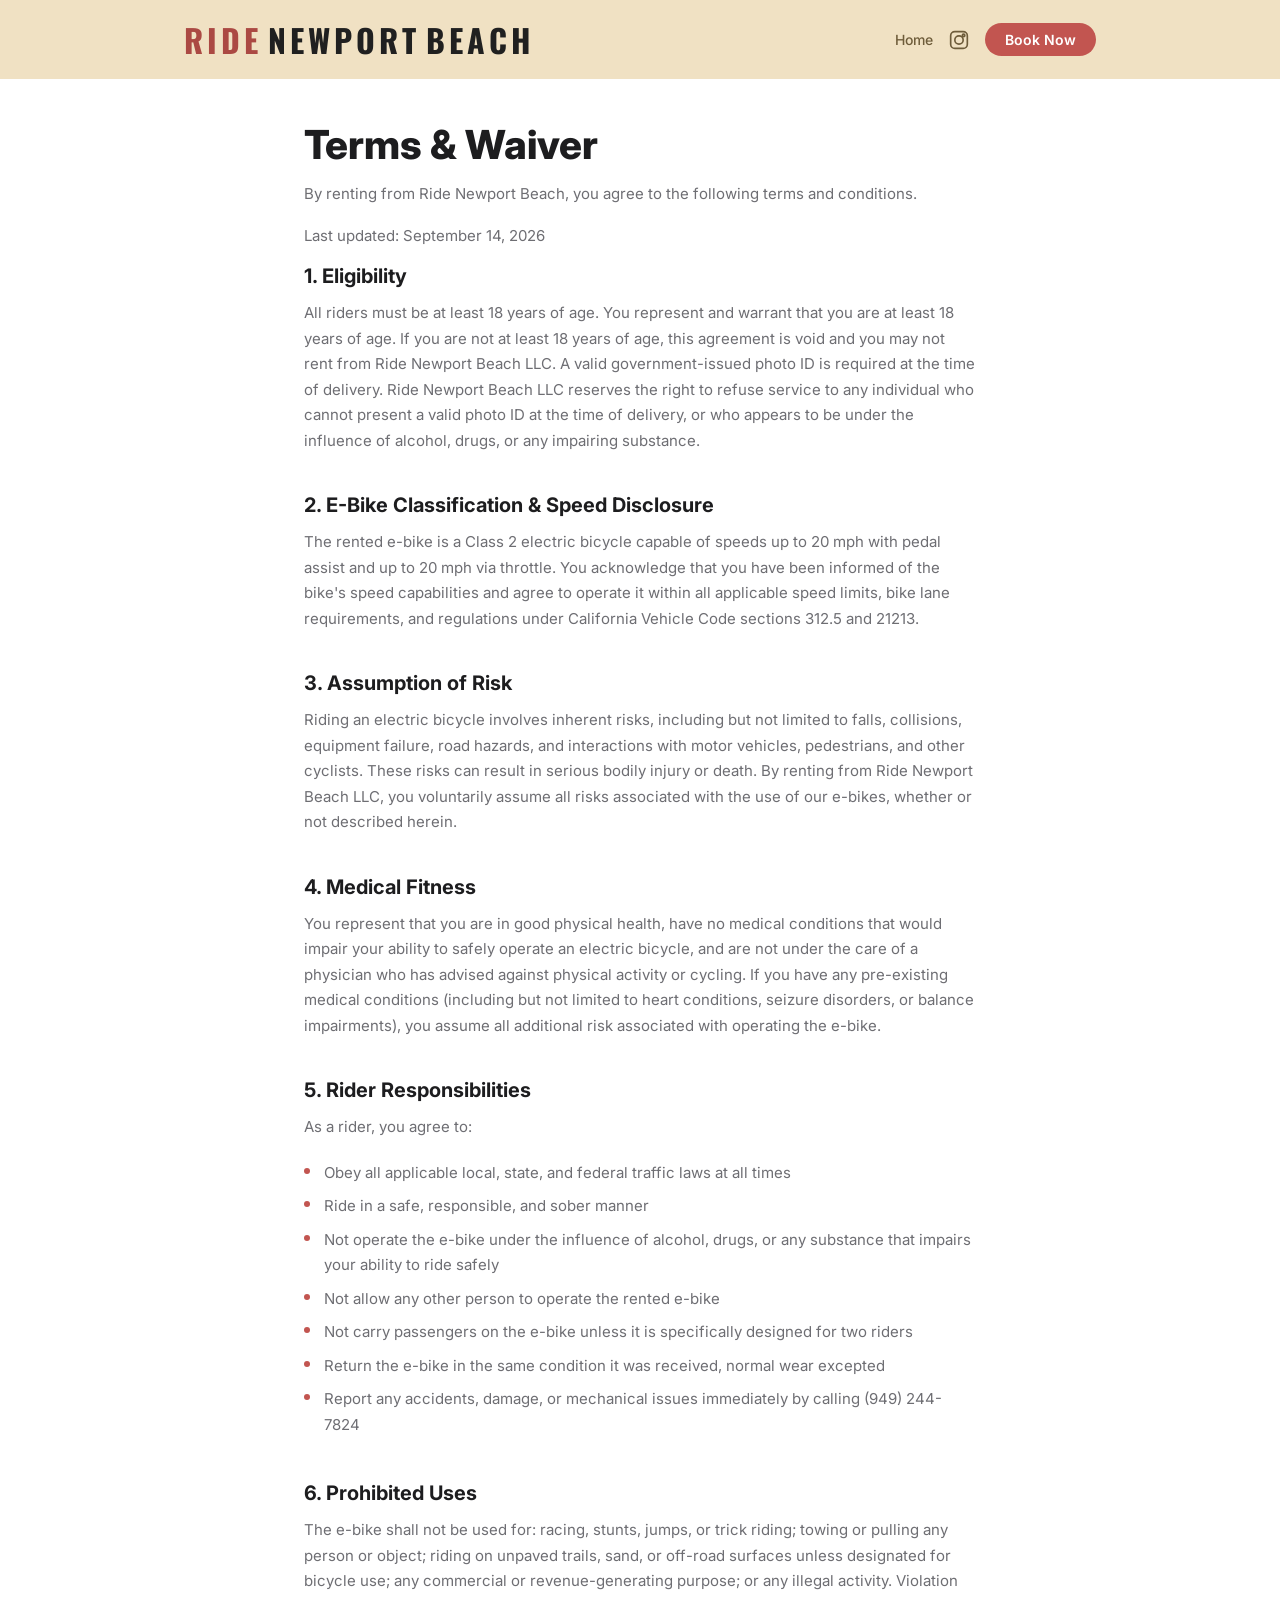
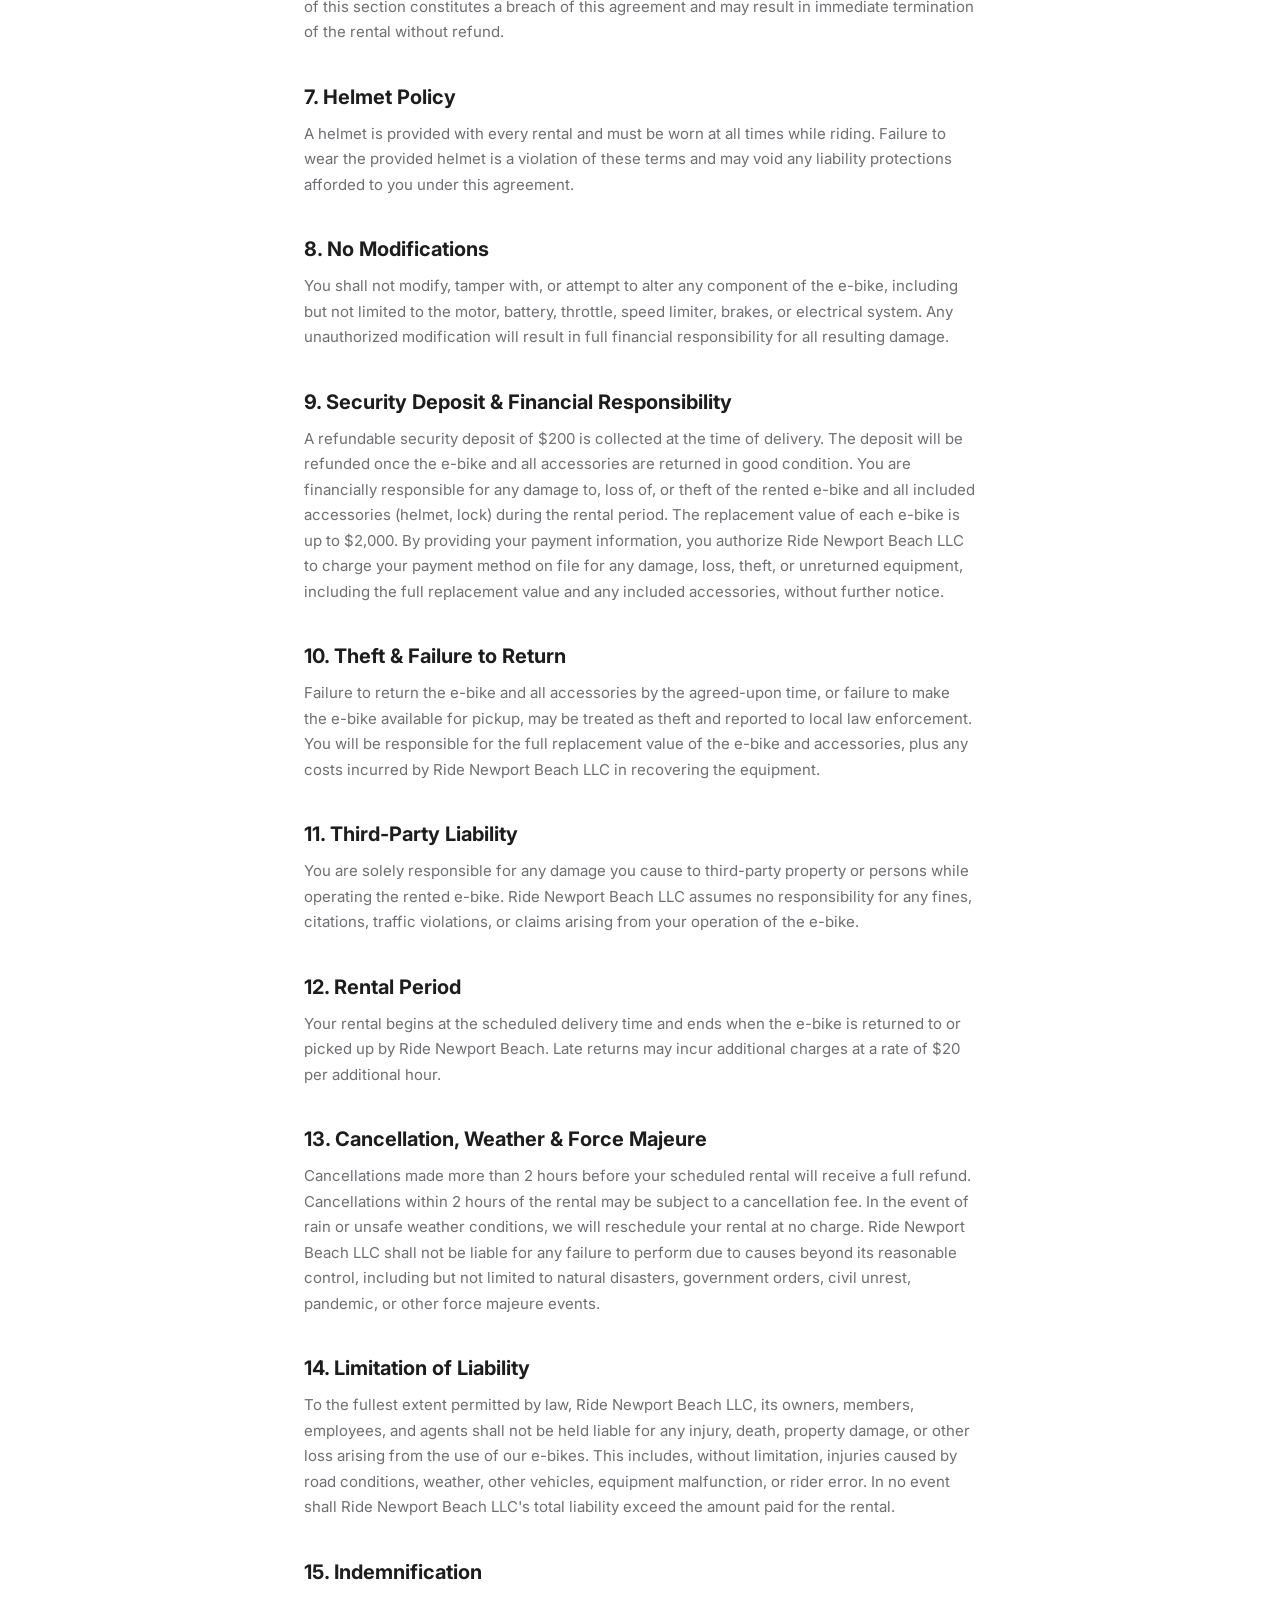
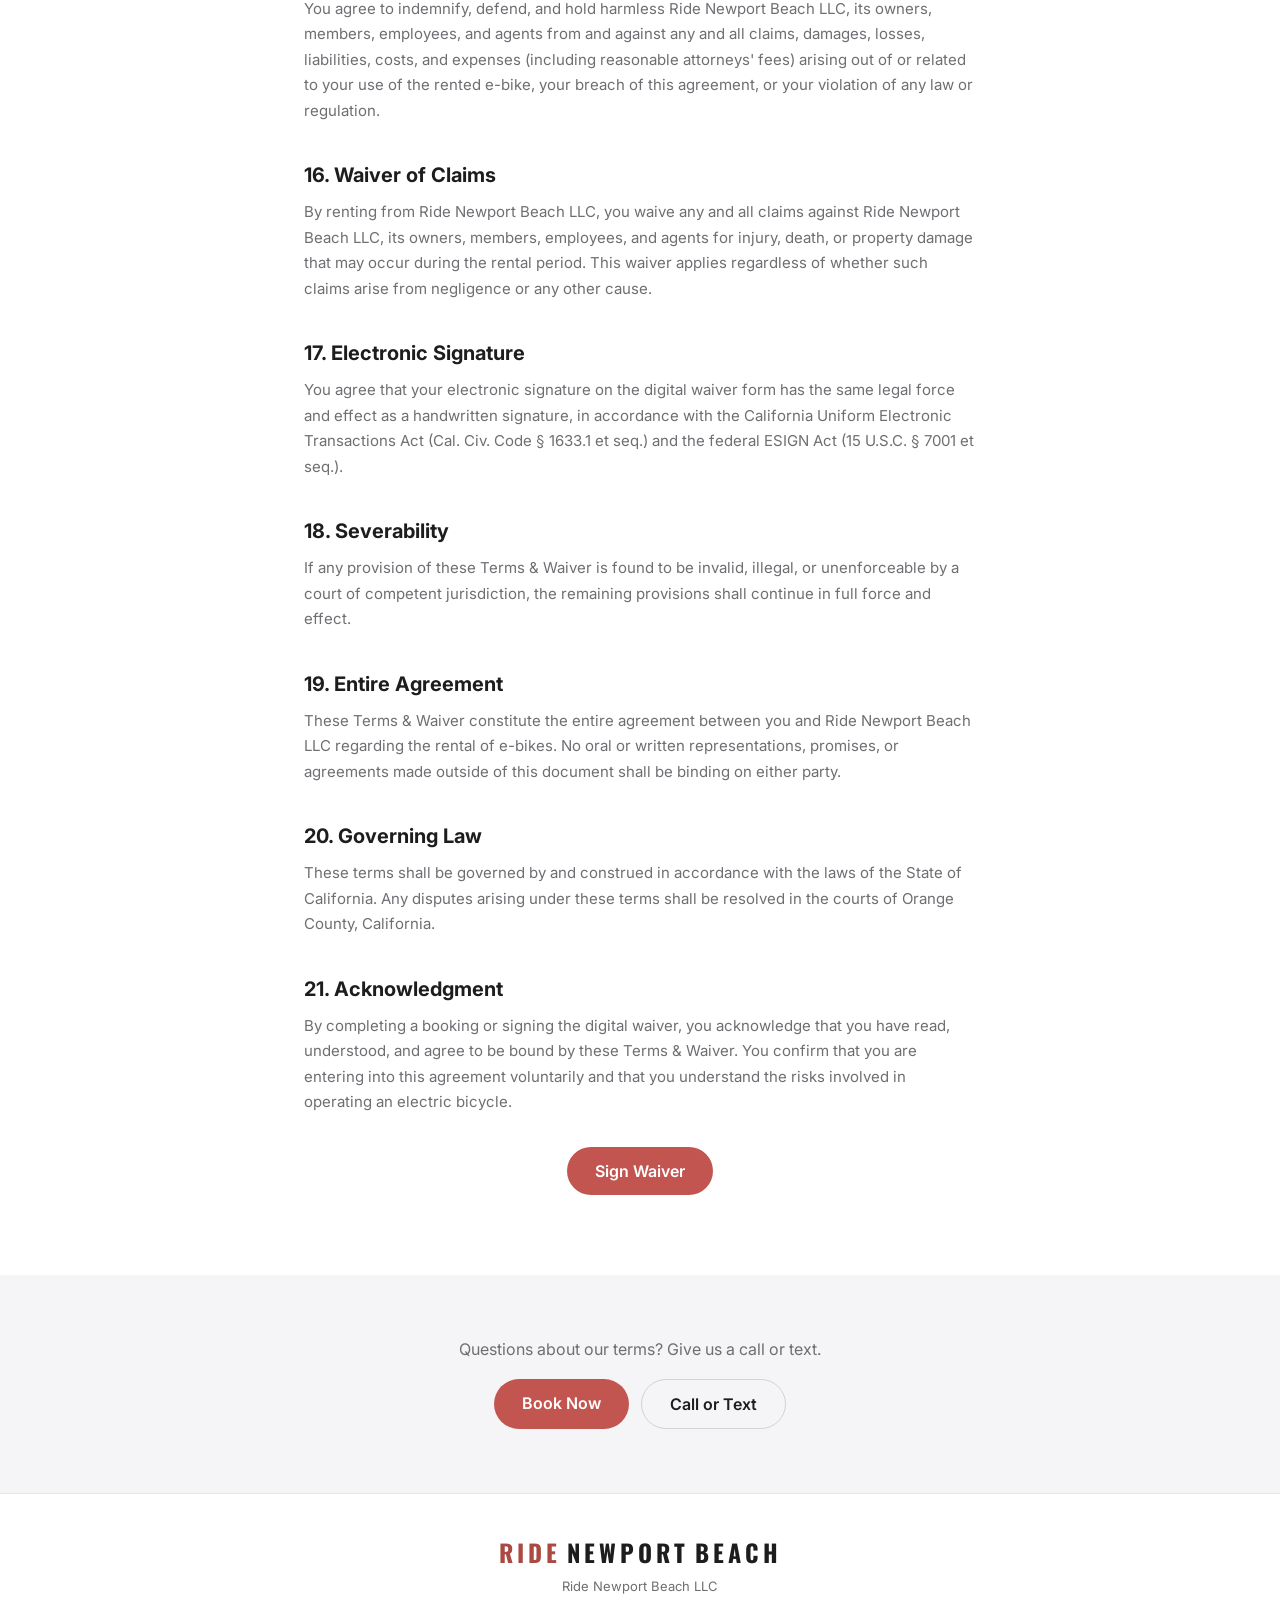
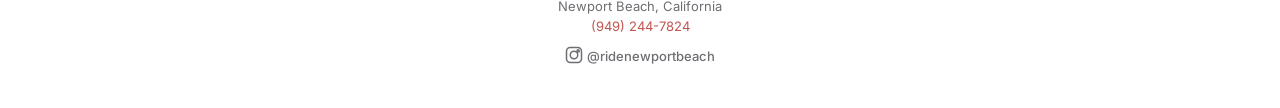
<file: terms.html>
<!DOCTYPE html>
<html lang="en">
<head>
<meta charset="UTF-8">
<meta name="viewport" content="width=device-width, initial-scale=1.0">
<title>Terms &amp; Waiver — Ride Newport Beach</title>
<meta name="description" content="Rental terms, liability waiver, and conditions for Ride Newport Beach e-bike rentals.">
<link rel="canonical" href="https://ridenewportbeach.com/terms">
<link rel="icon" type="image/png" href="favicon.png">
<link rel="apple-touch-icon" href="apple-touch-icon.png">
<link rel="stylesheet" href="style.css">
<link rel="preconnect" href="https://fonts.googleapis.com">
<link href="https://fonts.googleapis.com/css2?family=Inter:wght@400;500;600;700;800&family=Oswald:wght@700&display=swap" rel="stylesheet">
<style>
.terms-section { padding: 120px 24px 80px; max-width: 720px; margin: 0 auto; }
.terms-section h1 { font-size: 40px; font-weight: 800; color: #1d1d1f; margin-bottom: 12px; }
.terms-intro { font-size: 17px; color: #6e6e73; margin-bottom: 48px; line-height: 1.5; }
.terms-updated { font-size: 13px; color: #a1a1a6; margin-bottom: 48px; }
.terms-section h2 { font-size: 20px; font-weight: 700; color: #1d1d1f; margin: 40px 0 12px; }
.terms-section h2:first-of-type { margin-top: 0; }
.terms-section p { font-size: 15px; color: #6e6e73; line-height: 1.7; margin-bottom: 16px; }
.terms-section ul { list-style: none; margin: 0 0 16px; padding: 0; }
.terms-section ul li { font-size: 15px; color: #6e6e73; line-height: 1.7; padding: 4px 0 4px 20px; position: relative; }
.terms-section ul li::before { content: ""; position: absolute; left: 0; top: 12px; width: 6px; height: 6px; background: var(--accent); border-radius: 50%; }
.terms-cta { text-align: center; background: #f5f5f7; padding: 64px 24px; }
.terms-cta p { font-size: 16px; color: #6e6e73; margin-bottom: 20px; }

@media (max-width: 480px) {
  .terms-section { padding: 96px 16px 52px; }
  .terms-section h1 { font-size: 30px; }
  .terms-section h2 { font-size: 18px; }
  .terms-section p, .terms-section ul li { font-size: 14px; }
}
</style>
</head>
<body>

<nav>
  <div class="nav-inner">
    <a href="/" class="logo"><span class="ride">RIDE</span><span class="gap"></span>NEWPORT<span class="gap"></span>BEACH</a>
    <div class="nav-right">
      <a href="/" class="nav-link">Home</a>
      <a href="https://instagram.com/ridenewportbeach" target="_blank" rel="noopener" class="nav-ig" aria-label="Instagram">
        <svg width="20" height="20" viewBox="0 0 24 24" fill="none" stroke="currentColor" stroke-width="2" stroke-linecap="round" stroke-linejoin="round"><rect x="2" y="2" width="20" height="20" rx="5"/><circle cx="12" cy="12" r="5"/><circle cx="17.5" cy="6.5" r="1.5"/></svg>
      </a>
      <a href="https://cal.com/ridenewportbeach" class="nav-cta">Book Now</a>
      <button class="hamburger" aria-label="Menu" onclick="document.querySelector('.mobile-menu').classList.toggle('open')">
        <span></span><span></span><span></span>
      </button>
    </div>
  </div>
</nav>

<div class="mobile-menu">
  <a href="/">Home</a>
  <a href="https://cal.com/ridenewportbeach">Book Now</a>
</div>

<div class="terms-section">
  <h1>Terms &amp; Waiver</h1>
  <p class="terms-intro">By renting from Ride Newport Beach, you agree to the following terms and conditions.</p>
  <p class="terms-updated">Last updated: September 14, 2026</p>

  <h2>1. Eligibility</h2>
  <p>All riders must be at least 18 years of age. You represent and warrant that you are at least 18 years of age. If you are not at least 18 years of age, this agreement is void and you may not rent from Ride Newport Beach LLC. A valid government-issued photo ID is required at the time of delivery. Ride Newport Beach LLC reserves the right to refuse service to any individual who cannot present a valid photo ID at the time of delivery, or who appears to be under the influence of alcohol, drugs, or any impairing substance.</p>

  <h2>2. E-Bike Classification &amp; Speed Disclosure</h2>
  <p>The rented e-bike is a Class 2 electric bicycle capable of speeds up to 20 mph with pedal assist and up to 20 mph via throttle. You acknowledge that you have been informed of the bike's speed capabilities and agree to operate it within all applicable speed limits, bike lane requirements, and regulations under California Vehicle Code sections 312.5 and 21213.</p>

  <h2>3. Assumption of Risk</h2>
  <p>Riding an electric bicycle involves inherent risks, including but not limited to falls, collisions, equipment failure, road hazards, and interactions with motor vehicles, pedestrians, and other cyclists. These risks can result in serious bodily injury or death. By renting from Ride Newport Beach LLC, you voluntarily assume all risks associated with the use of our e-bikes, whether or not described herein.</p>

  <h2>4. Medical Fitness</h2>
  <p>You represent that you are in good physical health, have no medical conditions that would impair your ability to safely operate an electric bicycle, and are not under the care of a physician who has advised against physical activity or cycling. If you have any pre-existing medical conditions (including but not limited to heart conditions, seizure disorders, or balance impairments), you assume all additional risk associated with operating the e-bike.</p>

  <h2>5. Rider Responsibilities</h2>
  <p>As a rider, you agree to:</p>
  <ul>
    <li>Obey all applicable local, state, and federal traffic laws at all times</li>
    <li>Ride in a safe, responsible, and sober manner</li>
    <li>Not operate the e-bike under the influence of alcohol, drugs, or any substance that impairs your ability to ride safely</li>
    <li>Not allow any other person to operate the rented e-bike</li>
    <li>Not carry passengers on the e-bike unless it is specifically designed for two riders</li>
    <li>Return the e-bike in the same condition it was received, normal wear excepted</li>
    <li>Report any accidents, damage, or mechanical issues immediately by calling (949) 244-7824</li>
  </ul>

  <h2>6. Prohibited Uses</h2>
  <p>The e-bike shall not be used for: racing, stunts, jumps, or trick riding; towing or pulling any person or object; riding on unpaved trails, sand, or off-road surfaces unless designated for bicycle use; any commercial or revenue-generating purpose; or any illegal activity. Violation of this section constitutes a breach of this agreement and may result in immediate termination of the rental without refund.</p>

  <h2>7. Helmet Policy</h2>
  <p>A helmet is provided with every rental and must be worn at all times while riding. Failure to wear the provided helmet is a violation of these terms and may void any liability protections afforded to you under this agreement.</p>

  <h2>8. No Modifications</h2>
  <p>You shall not modify, tamper with, or attempt to alter any component of the e-bike, including but not limited to the motor, battery, throttle, speed limiter, brakes, or electrical system. Any unauthorized modification will result in full financial responsibility for all resulting damage.</p>

  <h2>9. Security Deposit &amp; Financial Responsibility</h2>
  <p>A refundable security deposit of $200 is collected at the time of delivery. The deposit will be refunded once the e-bike and all accessories are returned in good condition. You are financially responsible for any damage to, loss of, or theft of the rented e-bike and all included accessories (helmet, lock) during the rental period. The replacement value of each e-bike is up to $2,000. By providing your payment information, you authorize Ride Newport Beach LLC to charge your payment method on file for any damage, loss, theft, or unreturned equipment, including the full replacement value and any included accessories, without further notice.</p>

  <h2>10. Theft &amp; Failure to Return</h2>
  <p>Failure to return the e-bike and all accessories by the agreed-upon time, or failure to make the e-bike available for pickup, may be treated as theft and reported to local law enforcement. You will be responsible for the full replacement value of the e-bike and accessories, plus any costs incurred by Ride Newport Beach LLC in recovering the equipment.</p>

  <h2>11. Third-Party Liability</h2>
  <p>You are solely responsible for any damage you cause to third-party property or persons while operating the rented e-bike. Ride Newport Beach LLC assumes no responsibility for any fines, citations, traffic violations, or claims arising from your operation of the e-bike.</p>

  <h2>12. Rental Period</h2>
  <p>Your rental begins at the scheduled delivery time and ends when the e-bike is returned to or picked up by Ride Newport Beach. Late returns may incur additional charges at a rate of $20 per additional hour.</p>

  <h2>13. Cancellation, Weather &amp; Force Majeure</h2>
  <p>Cancellations made more than 2 hours before your scheduled rental will receive a full refund. Cancellations within 2 hours of the rental may be subject to a cancellation fee. In the event of rain or unsafe weather conditions, we will reschedule your rental at no charge. Ride Newport Beach LLC shall not be liable for any failure to perform due to causes beyond its reasonable control, including but not limited to natural disasters, government orders, civil unrest, pandemic, or other force majeure events.</p>

  <h2>14. Limitation of Liability</h2>
  <p>To the fullest extent permitted by law, Ride Newport Beach LLC, its owners, members, employees, and agents shall not be held liable for any injury, death, property damage, or other loss arising from the use of our e-bikes. This includes, without limitation, injuries caused by road conditions, weather, other vehicles, equipment malfunction, or rider error. In no event shall Ride Newport Beach LLC's total liability exceed the amount paid for the rental.</p>

  <h2>15. Indemnification</h2>
  <p>You agree to indemnify, defend, and hold harmless Ride Newport Beach LLC, its owners, members, employees, and agents from and against any and all claims, damages, losses, liabilities, costs, and expenses (including reasonable attorneys' fees) arising out of or related to your use of the rented e-bike, your breach of this agreement, or your violation of any law or regulation.</p>

  <h2>16. Waiver of Claims</h2>
  <p>By renting from Ride Newport Beach LLC, you waive any and all claims against Ride Newport Beach LLC, its owners, members, employees, and agents for injury, death, or property damage that may occur during the rental period. This waiver applies regardless of whether such claims arise from negligence or any other cause.</p>

  <h2>17. Electronic Signature</h2>
  <p>You agree that your electronic signature on the digital waiver form has the same legal force and effect as a handwritten signature, in accordance with the California Uniform Electronic Transactions Act (Cal. Civ. Code &sect; 1633.1 et seq.) and the federal ESIGN Act (15 U.S.C. &sect; 7001 et seq.).</p>

  <h2>18. Severability</h2>
  <p>If any provision of these Terms &amp; Waiver is found to be invalid, illegal, or unenforceable by a court of competent jurisdiction, the remaining provisions shall continue in full force and effect.</p>

  <h2>19. Entire Agreement</h2>
  <p>These Terms &amp; Waiver constitute the entire agreement between you and Ride Newport Beach LLC regarding the rental of e-bikes. No oral or written representations, promises, or agreements made outside of this document shall be binding on either party.</p>

  <h2>20. Governing Law</h2>
  <p>These terms shall be governed by and construed in accordance with the laws of the State of California. Any disputes arising under these terms shall be resolved in the courts of Orange County, California.</p>

  <h2>21. Acknowledgment</h2>
  <p>By completing a booking or signing the digital waiver, you acknowledge that you have read, understood, and agree to be bound by these Terms &amp; Waiver. You confirm that you are entering into this agreement voluntarily and that you understand the risks involved in operating an electric bicycle.</p>

  <div style="text-align: center; margin-top: 32px;">
    <a href="waiver.html" class="btn btn-primary" style="display: inline-block;">Sign Waiver</a>
  </div>

</div>

<div class="terms-cta">
  <p>Questions about our terms? Give us a call or text.</p>
  <div class="cta-actions">
    <a href="https://cal.com/ridenewportbeach" class="btn btn-primary">Book Now</a>
    <div class="phone-dropdown">
      <span class="btn btn-secondary phone-dropdown-btn" style="color: #1d1d1f; border-color: #d2d2d7;" onclick="togglePhoneMenu(this)">Call or Text</span>
      <div class="phone-dropdown-menu">
        <button onclick="copyPhone(this)"><svg class="dd-icon" viewBox="0 0 24 24" fill="none" stroke="currentColor" stroke-width="2" stroke-linecap="round" stroke-linejoin="round"><rect x="9" y="9" width="13" height="13" rx="2"/><path d="M5 15H4a2 2 0 0 1-2-2V4a2 2 0 0 1 2-2h9a2 2 0 0 1 2 2v1"/></svg>(949) 244-7824</button>
        <a href="tel:+19492447824"><svg class="dd-icon" viewBox="0 0 24 24" fill="none" stroke="currentColor" stroke-width="2" stroke-linecap="round" stroke-linejoin="round"><path d="M22 16.92v3a2 2 0 0 1-2.18 2 19.79 19.79 0 0 1-8.63-3.07 19.5 19.5 0 0 1-6-6A19.79 19.79 0 0 1 2.12 4.18 2 2 0 0 1 4.11 2h3a2 2 0 0 1 2 1.72c.127.96.362 1.903.7 2.81a2 2 0 0 1-.45 2.11L8.09 9.91a16 16 0 0 0 6 6l1.27-1.27a2 2 0 0 1 2.11-.45c.907.338 1.85.573 2.81.7A2 2 0 0 1 22 16.92z"/></svg>Call</a>
        <a href="sms:+19492447824"><svg class="dd-icon" viewBox="0 0 24 24" fill="none" stroke="currentColor" stroke-width="2" stroke-linecap="round" stroke-linejoin="round"><path d="M21 15a2 2 0 0 1-2 2H7l-4 4V5a2 2 0 0 1 2-2h14a2 2 0 0 1 2 2z"/></svg>Text</a>
      </div>
    </div>
  </div>
</div>

<footer>
  <div class="footer-inner">
    <p class="footer-brand"><span class="ride">RIDE</span><span class="gap"></span>NEWPORT<span class="gap"></span>BEACH</p>
    <p>Ride Newport Beach LLC</p>
    <p>Newport Beach, California</p>
    <p class="footer-phone"><a href="tel:+19492447824">(949) 244-7824</a></p>
    <p class="footer-ig"><a href="https://instagram.com/ridenewportbeach" target="_blank" rel="noopener"><svg width="18" height="18" viewBox="0 0 24 24" fill="none" stroke="currentColor" stroke-width="2" stroke-linecap="round" stroke-linejoin="round" style="vertical-align: -3px; margin-right: 4px;"><rect x="2" y="2" width="20" height="20" rx="5"/><circle cx="12" cy="12" r="5"/><circle cx="17.5" cy="6.5" r="1.5"/></svg>@ridenewportbeach</a></p>
  </div>
</footer>

<script>
function togglePhoneMenu(btn) {
  var dd = btn.closest('.phone-dropdown');
  var wasOpen = dd.classList.contains('open');
  document.querySelectorAll('.phone-dropdown.open').forEach(function(el) { el.classList.remove('open'); });
  if (!wasOpen) dd.classList.add('open');
}
function copyPhone(btn) {
  navigator.clipboard.writeText('(949) 244-7824').then(function() {
    var original = btn.innerHTML;
    btn.innerHTML = '<span class="dd-copied">Copied!</span>';
    setTimeout(function() { btn.innerHTML = original; btn.closest('.phone-dropdown').classList.remove('open'); }, 1200);
  });
}
document.addEventListener('click', function(e) {
  if (!e.target.closest('.phone-dropdown')) {
    document.querySelectorAll('.phone-dropdown.open').forEach(function(el) { el.classList.remove('open'); });
  }
});
</script>

</body>
</html>
</file>
<file: style.css>
* { margin: 0; padding: 0; box-sizing: border-box; }
html { scroll-behavior: smooth; scroll-padding-top: 72px; }

:root {
  --bg: #0a0a0a;
  --surface: #141414;
  --surface-2: #1c1c1c;
  --border: #2a2a2a;
  --text: #f5f5f7;
  --text-secondary: #a1a1a6;
  --accent: #c25550;
  --accent-hover: #d4625d;
  --white: #ffffff;
}

body {
  font-family: 'Inter', -apple-system, BlinkMacSystemFont, sans-serif;
  background: #ffffff;
  color: #1d1d1f;
  -webkit-font-smoothing: antialiased;
}

/* Nav */
nav {
  position: fixed;
  top: 0;
  width: 100%;
  z-index: 100;
  background: rgba(240,224,192,0.95);
  backdrop-filter: blur(20px);
  -webkit-backdrop-filter: blur(20px);
}
.nav-inner {
  max-width: 960px;
  margin: 0 auto;
  padding: 16px 24px;
  display: flex;
  justify-content: space-between;
  align-items: center;
}
.logo {
  font-family: 'Oswald', sans-serif;
  font-size: 32px;
  font-weight: 700;
  color: #202020;
  text-decoration: none;
  letter-spacing: 4px;
}
.logo .ride { color: #ab4943; }
.logo .gap { margin: 0 3px; }
.logo span:not(.ride):not(.gap) { color: #202020; }
.nav-right {
  display: flex;
  align-items: center;
  gap: 16px;
}
.nav-link {
  font-size: 14px;
  font-weight: 500;
  color: #6e5c3a;
  text-decoration: none;
  transition: color 0.2s;
}
.nav-link:hover { color: #202020; }
.nav-ig {
  color: #6e5c3a;
  transition: color 0.2s;
  display: flex;
}
.nav-ig:hover { color: #202020; }
.nav-cta {
  font-size: 14px;
  font-weight: 600;
  color: var(--white);
  background: var(--accent);
  padding: 8px 20px;
  border-radius: 20px;
  text-decoration: none;
  transition: background 0.2s;
}
.nav-cta:hover { background: var(--accent-hover); }

/* Hero — light */
.hero {
  padding: 100px 24px 60px;
  text-align: center;
  background: #ffffff;
}
.hero-content { max-width: 640px; margin: 0 auto; }
.hero-logo {
  width: 180px;
  height: 180px;
  border-radius: 50%;
  margin-bottom: 24px;
  object-fit: cover;
  filter: drop-shadow(0 4px 24px rgba(0, 0, 0, 0.1));
}
.hero h1 {
  font-size: clamp(32px, 7vw, 56px);
  font-weight: 800;
  line-height: 1.1;
  margin-bottom: 16px;
  letter-spacing: -0.5px;
  color: #1d1d1f;
}
.hero-sub {
  font-size: 18px;
  color: #6e6e73;
  margin-bottom: 28px;
  line-height: 1.5;
}
.hero-actions { display: flex; gap: 12px; justify-content: center; flex-wrap: wrap; }
.hero-buy-link { display: inline-block; margin-top: 16px; color: var(--accent); font-size: 15px; font-weight: 600; text-decoration: none; }
.hero-buy-link:hover { text-decoration: underline; }
.hero-features {
  display: flex;
  justify-content: center;
  gap: 32px;
  margin-top: 40px;
  padding-top: 32px;
  border-top: 1px solid #e5e5e7;
}
.hero-feature {
  display: flex;
  align-items: center;
  gap: 8px;
  font-size: 14px;
  font-weight: 500;
  color: #6e6e73;
}
.feature-icon {
  display: flex;
  color: var(--accent);
}
.hero .btn-secondary {
  color: #1d1d1f;
  border: 1px solid #d2d2d7;
}
.hero .btn-secondary:hover { border-color: #6e6e73; }

/* Buttons */
.btn {
  display: inline-block;
  padding: 14px 28px;
  border-radius: 28px;
  font-size: 16px;
  font-weight: 600;
  text-decoration: none;
  transition: all 0.2s;
  cursor: pointer;
}
.btn-primary {
  background: var(--accent);
  color: var(--white);
}
.btn-primary:hover { background: var(--accent-hover); transform: translateY(-1px); }
.btn-secondary {
  background: transparent;
  color: var(--text);
  border: 1px solid var(--border);
}
.btn-secondary:hover { border-color: var(--text-secondary); }
.btn-lg { padding: 16px 36px; font-size: 18px; }
.btn-card {
  display: block;
  margin-top: 16px;
  padding: 10px 20px;
  font-size: 14px;
  text-align: center;
}

/* Pricing — dark band */
.pricing {
  padding: 80px 24px;
  text-align: center;
  background: #1c1c1e;
  color: var(--text);
}
.pricing h2 {
  font-size: 32px;
  font-weight: 700;
  margin-bottom: 8px;
  color: var(--text);
}
.how-it-works h2, .about-bike h2, .cta-section h2 {
  font-size: 32px;
  font-weight: 700;
  margin-bottom: 8px;
  color: #1d1d1f;
}
.section-sub {
  color: var(--text-secondary);
  font-size: 16px;
  margin-bottom: 40px;
}
.price-grid {
  display: grid;
  grid-template-columns: repeat(auto-fit, minmax(200px, 1fr));
  gap: 16px;
  max-width: 720px;
  margin: 0 auto;
}
.price-card {
  background: #2c2c2e;
  border: 1px solid #3a3a3c;
  border-radius: 16px;
  padding: 32px 24px;
  position: relative;
}
.price-card.featured {
  border-color: var(--accent);
  background: linear-gradient(180deg, #3a2020 0%, #2c2c2e 100%);
}
.price-card .badge {
  position: absolute;
  top: -12px;
  left: 50%;
  transform: translateX(-50%);
  background: var(--accent);
  color: var(--white);
  font-size: 11px;
  font-weight: 700;
  padding: 4px 14px;
  border-radius: 12px;
  text-transform: uppercase;
  letter-spacing: 0.5px;
}
.duration {
  font-size: 14px;
  font-weight: 600;
  color: var(--text-secondary);
  text-transform: uppercase;
  letter-spacing: 1px;
  margin-bottom: 8px;
}
.price {
  font-size: 48px;
  font-weight: 800;
  margin-bottom: 8px;
}
.note {
  font-size: 14px;
  color: var(--text-secondary);
}
.extra-hours {
  color: var(--text-secondary);
  font-size: 14px;
  margin-top: 24px;
}

/* How It Works — light */
.how-it-works {
  padding: 80px 24px;
  background: #f5f5f7;
}
.how-it-works h2 { text-align: center; margin-bottom: 48px; color: #1d1d1f; }
.steps {
  display: grid;
  grid-template-columns: repeat(auto-fit, minmax(180px, 1fr));
  gap: 32px;
  max-width: 800px;
  margin: 0 auto;
}
.step { text-align: center; }
.step-num {
  width: 40px;
  height: 40px;
  background: var(--accent);
  color: var(--white);
  border-radius: 50%;
  display: flex;
  align-items: center;
  justify-content: center;
  font-weight: 700;
  font-size: 16px;
  margin: 0 auto 16px;
}
.step h3 {
  font-size: 18px;
  font-weight: 600;
  margin-bottom: 8px;
  color: #1d1d1f;
}
.step p {
  font-size: 14px;
  color: #6e6e73;
  line-height: 1.5;
}

/* About the Bike — light section */
.about-bike {
  padding: 80px 24px;
  background: #ffffff;
  color: #1d1d1f;
}
.bike-layout {
  max-width: 900px;
  margin: 0 auto;
  display: grid;
  grid-template-columns: 1fr 1fr;
  gap: 48px;
  align-items: center;
}
.bike-image img {
  width: 100%;
  height: auto;
  border-radius: 16px;
}
.bike-content {
  max-width: 560px;
}
.about-bike h2 {
  color: #1d1d1f;
}
.bike-name {
  font-size: 20px;
  font-weight: 600;
  color: var(--accent);
  margin-bottom: 20px;
}
.specs {
  list-style: none;
  margin-bottom: 24px;
}
.specs li {
  padding: 10px 0;
  border-bottom: 1px solid #e5e5e7;
  font-size: 15px;
  color: #6e6e73;
}
.specs li strong { color: #1d1d1f; }
.bike-tagline {
  font-size: 16px;
  font-weight: 600;
  font-style: italic;
  color: #6e6e73;
}

/* Map — alternating light gray */
.map-section {
  padding: 80px 24px;
  text-align: center;
  background: #f5f5f7;
}
.map-section h2 {
  font-size: 32px;
  font-weight: 700;
  margin-bottom: 8px;
  color: #1d1d1f;
}
.section-sub-light {
  color: #6e6e73;
  font-size: 16px;
  margin-bottom: 40px;
}
.map-container {
  max-width: 800px;
  margin: 0 auto;
  border-radius: 16px;
  overflow: hidden;
  box-shadow: 0 2px 20px rgba(0,0,0,0.08);
}
.map-container iframe {
  display: block;
}
.map-static-card { display: none; }

/* CTA — white section */
.cta-section {
  padding: 80px 24px;
  text-align: center;
  background: #ffffff;
}
.cta-section h2 {
  color: #1d1d1f;
  margin-bottom: 32px;
}
.cta-section p {
  color: #6e6e73;
  font-size: 16px;
  margin: 12px 0 32px;
}
.cta-section .btn-secondary {
  color: #1d1d1f;
  border-color: #d2d2d7;
}
.cta-section .btn-secondary:hover {
  border-color: #6e6e73;
}
.cta-actions { display: flex; gap: 12px; justify-content: center; flex-wrap: wrap; }

/* Footer — light section */
footer {
  padding: 40px 24px;
  border-top: 1px solid #e5e5e7;
  text-align: center;
  background: #ffffff;
}
.footer-inner { max-width: 960px; margin: 0 auto; }
.footer-brand {
  font-family: 'Oswald', sans-serif;
  font-size: 24px;
  font-weight: 700;
  letter-spacing: 4px;
  margin-bottom: 8px;
  color: #1d1d1f;
}
.footer-brand .ride { color: #ab4943; }
.footer-brand .gap { margin: 0 3px; }
footer p {
  font-size: 13px;
  color: #6e6e73;
  margin-bottom: 4px;
}
.footer-phone {
  margin-top: 0;
}
.footer-phone a {
  color: var(--accent);
  text-decoration: none;
}
.footer-ig {
  margin-top: 12px;
}
.footer-ig a {
  color: #6e6e73;
  text-decoration: none;
  font-weight: 500;
  transition: color 0.2s;
}
.footer-ig a:hover { color: var(--accent); }
.footer-links { margin-top: 12px; }
.footer-links a {
  color: #6e6e73;
  text-decoration: none;
  font-weight: 500;
  font-size: 13px;
  transition: color 0.2s;
}
.footer-links a:hover { color: var(--accent); }
.footer-faq { margin-top: 8px; }
.footer-faq a {
  color: #6e6e73;
  text-decoration: none;
  font-weight: 500;
  transition: color 0.2s;
}
.footer-faq a:hover { color: var(--accent); }

/* Hamburger button — hidden on desktop */
.hamburger {
  display: none;
  background: none;
  border: none;
  cursor: pointer;
  padding: 4px;
  flex-direction: column;
  gap: 5px;
}
.hamburger span {
  display: block;
  width: 22px;
  height: 2px;
  background: #202020;
  border-radius: 1px;
  transition: all 0.2s;
}

/* Mobile slide-down menu */
.mobile-menu {
  display: none;
  position: fixed;
  top: 56px;
  left: 0;
  right: 0;
  z-index: 99;
  background: rgba(240,224,192,0.98);
  backdrop-filter: blur(20px);
  -webkit-backdrop-filter: blur(20px);
  padding: 0 16px;
  max-height: 0;
  overflow: hidden;
  transition: max-height 0.3s ease, padding 0.3s ease;
}
.mobile-menu.open {
  max-height: 400px;
  padding: 16px 16px 20px;
}
.mobile-menu a {
  display: block;
  padding: 12px 0;
  font-family: 'Inter', sans-serif;
  font-size: 16px;
  font-weight: 500;
  color: #202020;
  text-decoration: none;
  border-bottom: 1px solid #d8c8a0;
  transition: color 0.2s;
}
.mobile-menu a:last-child { border-bottom: none; }
.mobile-menu a:hover { color: var(--accent); }

/* Phone dropdown */
.phone-dropdown {
  position: relative;
  display: inline-block;
}
.phone-dropdown-btn {
  cursor: pointer;
}
.phone-dropdown-menu {
  display: none;
  position: absolute;
  bottom: calc(100% + 8px);
  left: 50%;
  transform: translateX(-50%);
  background: #fff;
  border-radius: 12px;
  box-shadow: 0 4px 24px rgba(0,0,0,0.15);
  min-width: 200px;
  z-index: 200;
  overflow: hidden;
}
.phone-dropdown.open .phone-dropdown-menu { display: block; }
.phone-dropdown-menu a,
.phone-dropdown-menu button {
  display: flex;
  align-items: center;
  gap: 10px;
  width: 100%;
  padding: 14px 18px;
  font-family: 'Inter', sans-serif;
  font-size: 15px;
  font-weight: 500;
  color: #1d1d1f;
  text-decoration: none;
  background: none;
  border: none;
  border-bottom: 1px solid #e5e5e7;
  cursor: pointer;
  transition: background 0.15s;
}
.phone-dropdown-menu a:last-child,
.phone-dropdown-menu button:last-child { border-bottom: none; }
.phone-dropdown-menu a:hover,
.phone-dropdown-menu button:hover { background: #f5f5f7; }
.phone-dropdown-menu .dd-icon {
  width: 18px;
  height: 18px;
  flex-shrink: 0;
  color: #6e6e73;
}
.phone-dropdown-menu .dd-copied {
  color: var(--accent);
  font-weight: 600;
}

/* Responsive — tablet */
@media (max-width: 768px) {
  .nav-link { display: none; }
  .nav-ig { display: none; }
  .nav-cta { display: none; }
  .hamburger { display: flex; }
  .mobile-menu { display: block; }
  .hero { padding: 96px 20px 52px; }
  .hero-logo { width: 150px; height: 150px; }
  .bike-layout { grid-template-columns: 1fr; gap: 32px; text-align: center; }
  .bike-image img { max-width: 420px; margin: 0 auto; }
  .map-container .map-iframe {
    height: 300px;
  }
  .btn-lg { padding: 14px 28px; font-size: 16px; }
}

/* Responsive — mobile */
@media (max-width: 480px) {
  /* Nav */
  .nav-inner { padding: 12px 16px; }
  .logo { font-size: 18px; letter-spacing: 2px; }
  .logo .gap { margin: 0 2px; }
  .nav-right { gap: 12px; }
  .nav-cta { font-size: 12px; padding: 6px 14px; }

  /* Hero */
  .hero { padding: 80px 16px 40px; }
  .hero-logo { width: 120px; height: 120px; margin-bottom: 20px; }
  .hero h1 { font-size: 28px; }
  .hero-sub { font-size: 16px; margin-bottom: 24px; }
  .hero-actions { flex-direction: column; align-items: center; }
  .hero-actions .btn, .hero-actions .phone-dropdown { width: 100%; max-width: 280px; text-align: center; }
  .hero-actions .phone-dropdown .btn { width: 100%; }
  .hero-features { flex-direction: column; gap: 12px; align-items: center; margin-top: 28px; padding-top: 24px; }

  /* Sections */
  .pricing, .how-it-works, .about-bike, .map-section, .cta-section { padding: 52px 16px; }

  /* Pricing */
  .price-grid { grid-template-columns: 1fr; max-width: 300px; }
  .price { font-size: 40px; }

  /* How It Works */
  .steps { grid-template-columns: 1fr; gap: 28px; }

  /* Bike */
  .bike-layout { grid-template-columns: 1fr; gap: 24px; text-align: center; }
  .bike-image img { max-width: 100%; margin: 0 auto; }

  /* Map */
  .map-container iframe { height: 260px; }

  /* CTA */
  .cta-actions { flex-direction: column; align-items: center; }
  .cta-actions .btn, .cta-actions .phone-dropdown { width: 100%; max-width: 280px; text-align: center; }
  .cta-actions .phone-dropdown .btn { width: 100%; }
  .btn-lg { padding: 14px 24px; font-size: 16px; }

  /* Footer */
  footer { padding: 32px 16px; }
}
</file>
